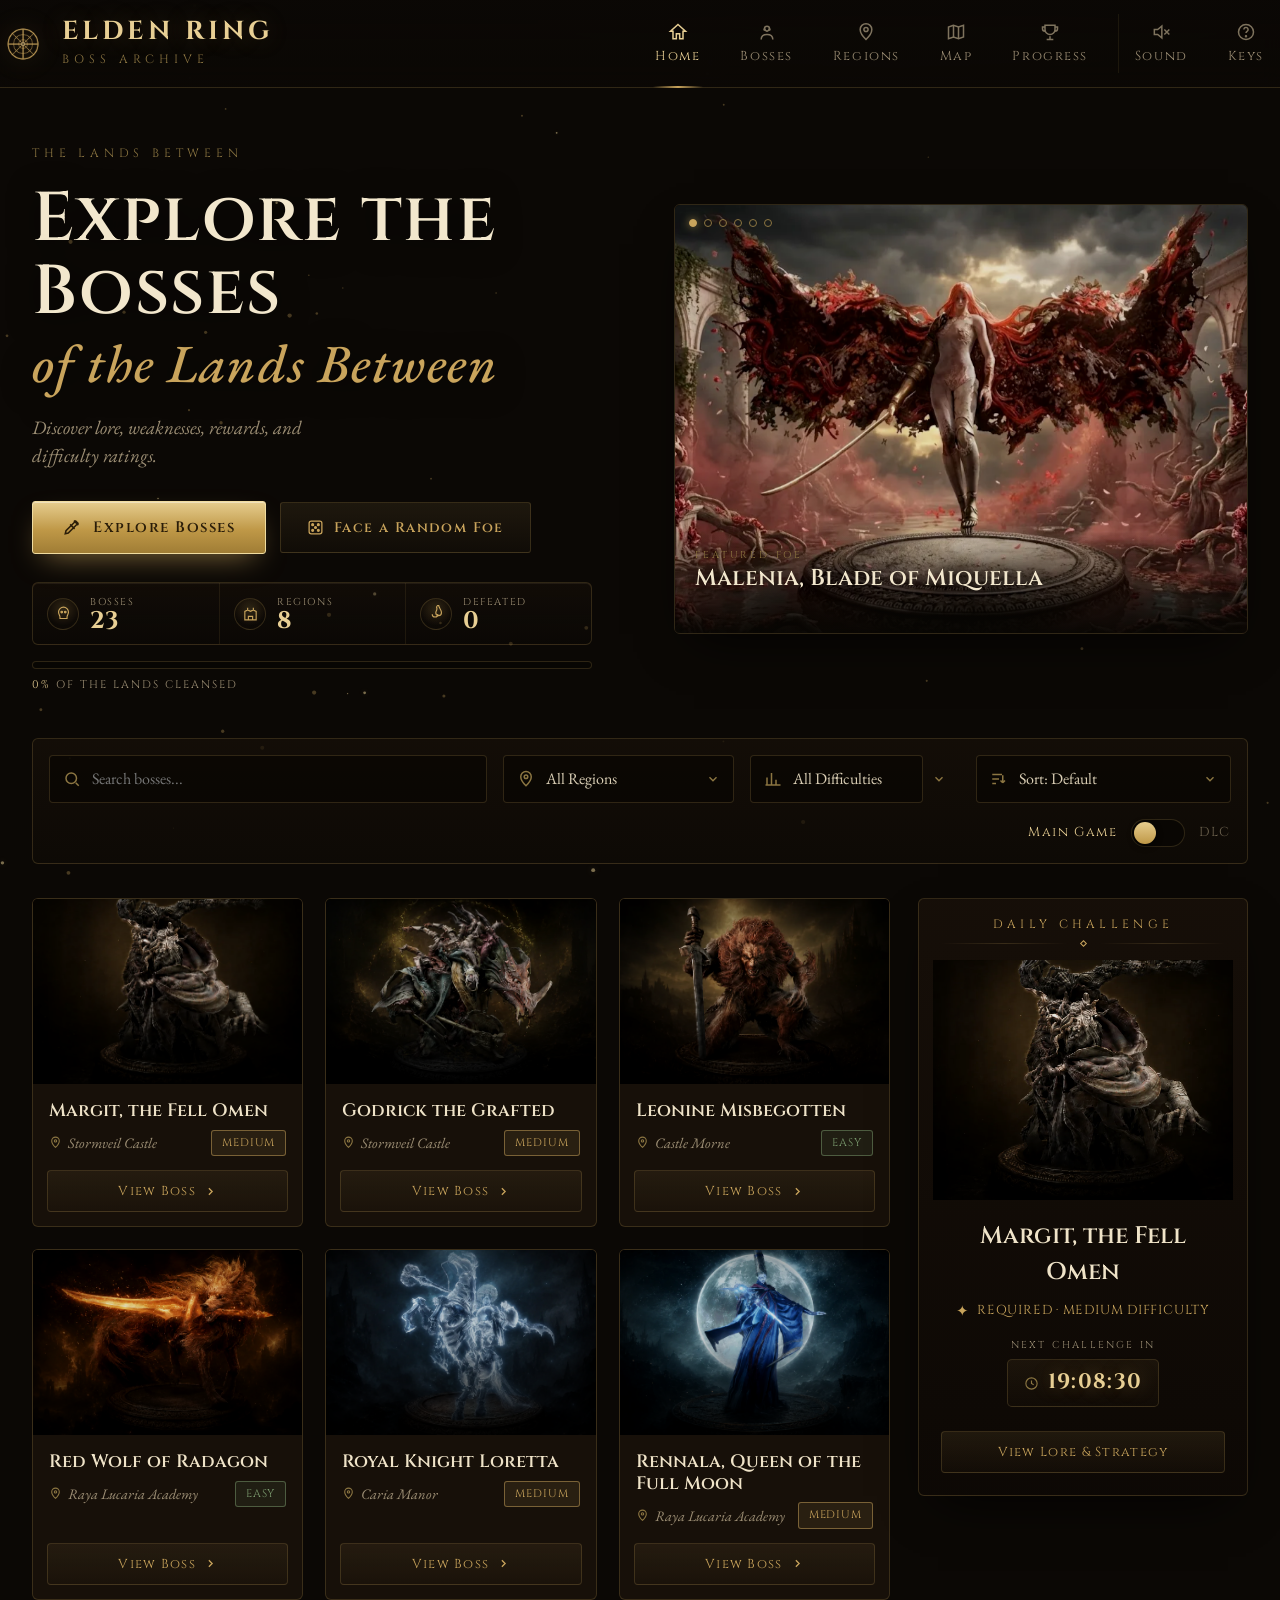
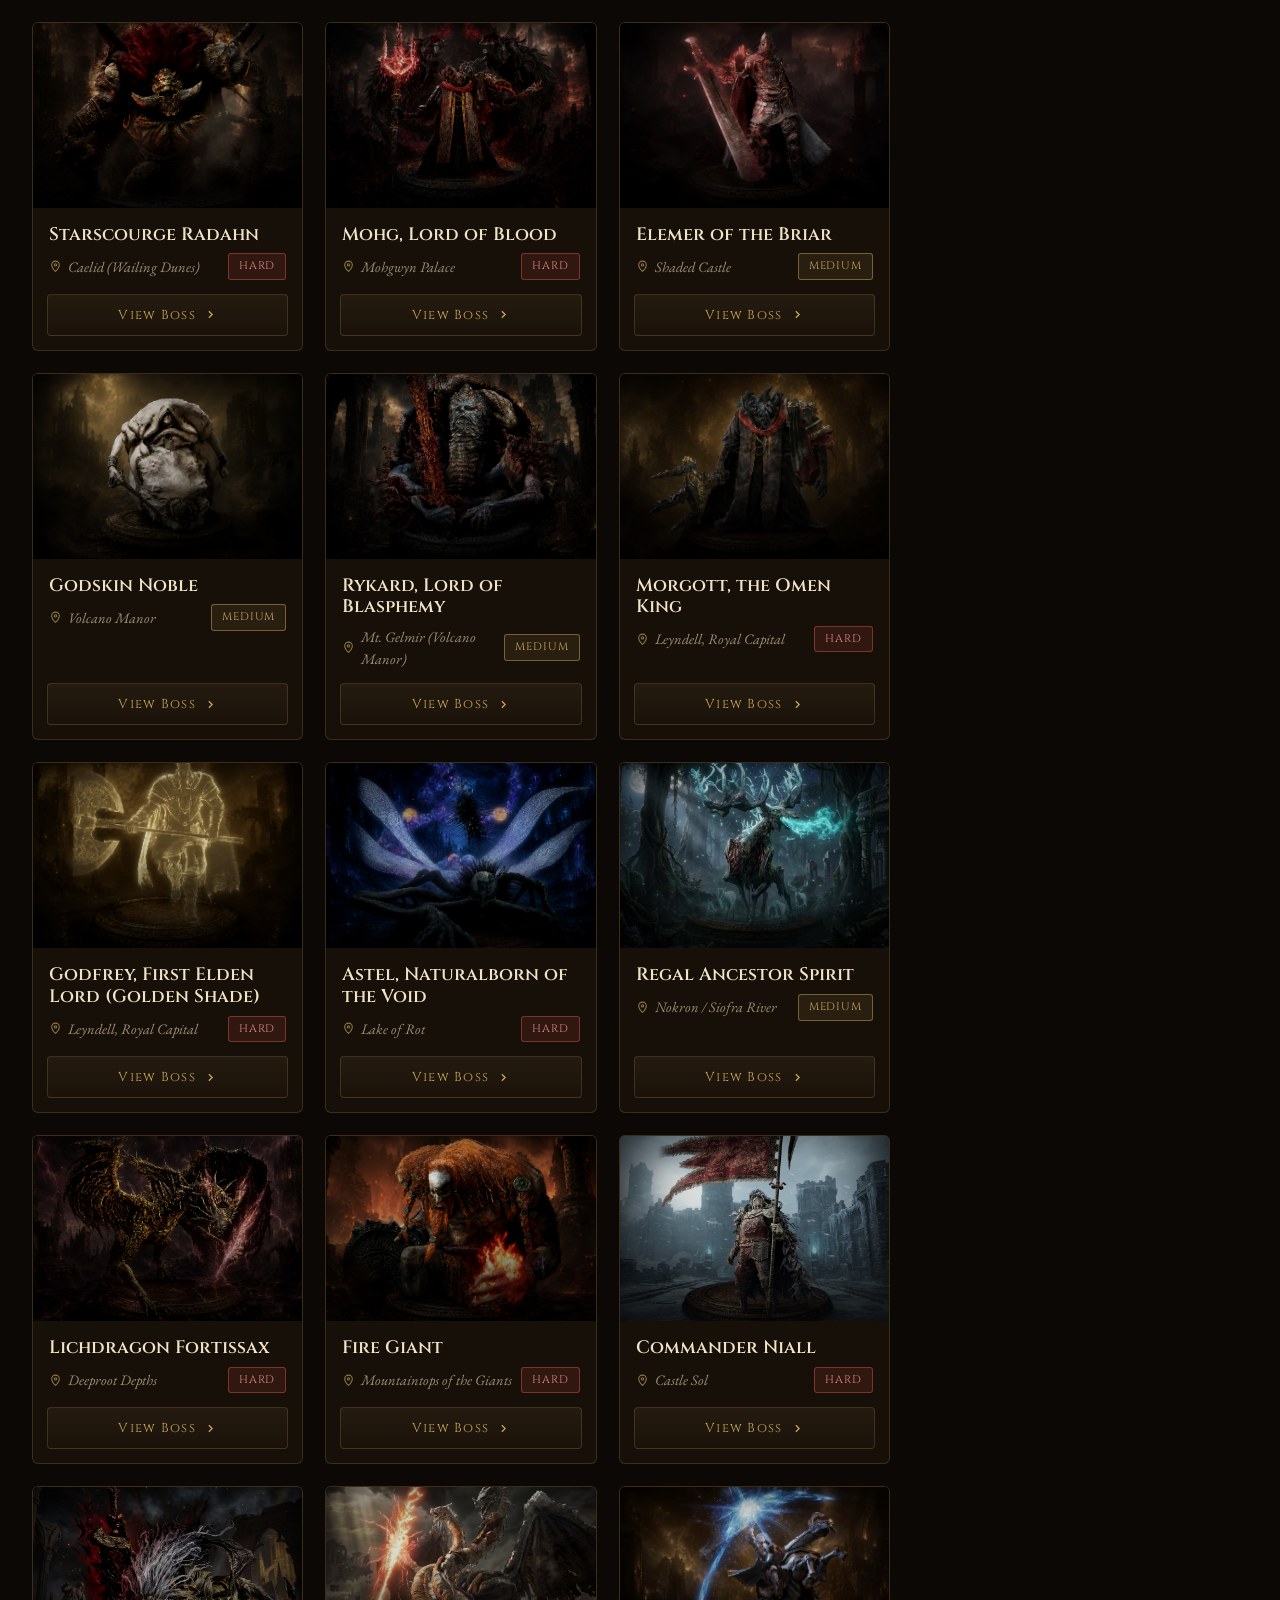
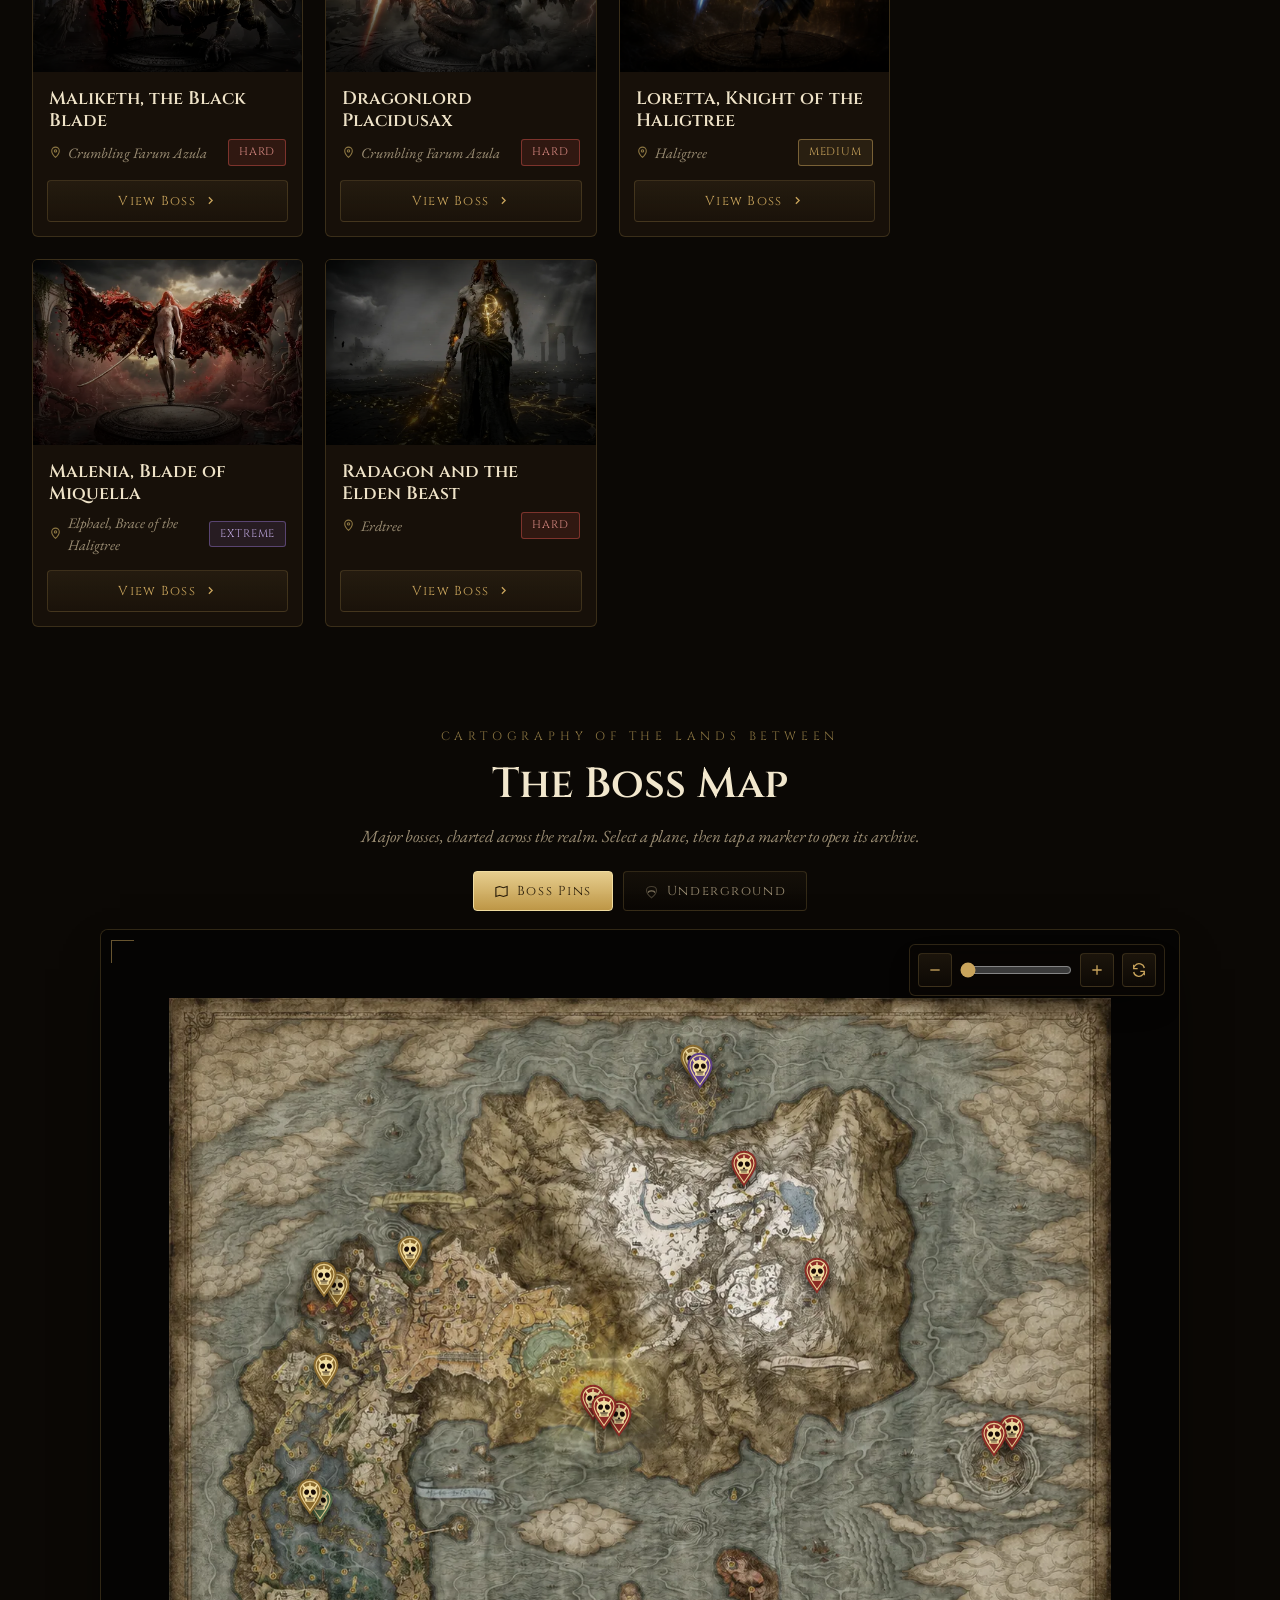
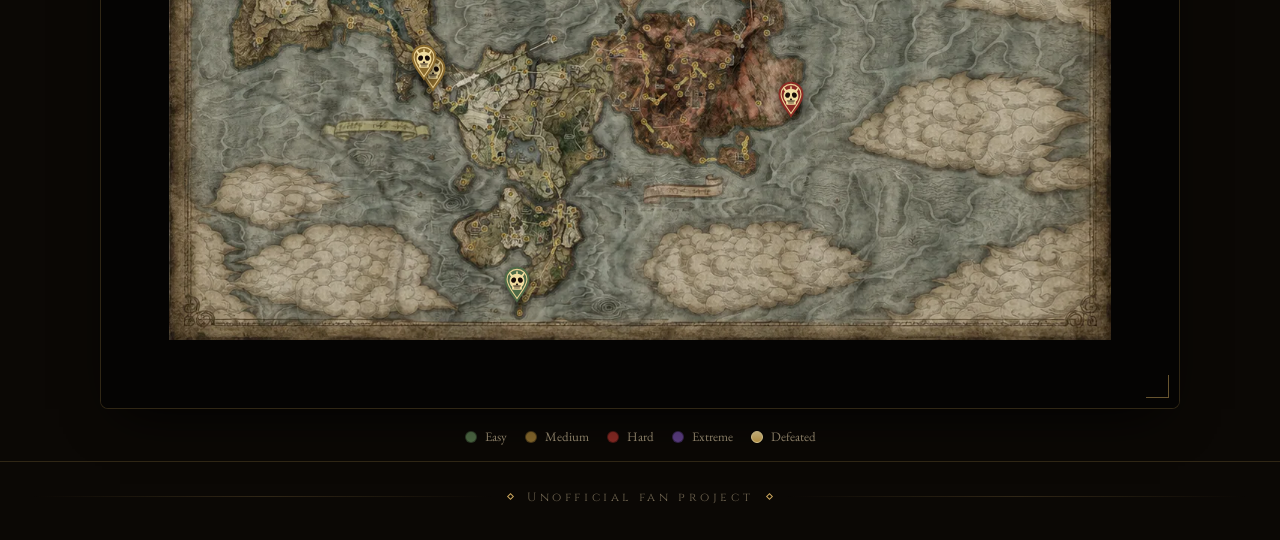
<file: index.html>
<!DOCTYPE html>
<html lang="en">
<head>
<link rel="icon" type="image/png" href="assets/site-logo.png">
<link rel="shortcut icon" type="image/png" href="assets/site-logo.png">
<link rel="apple-touch-icon" href="assets/site-logo.png">
<meta charset="UTF-8">
<meta name="viewport" content="width=device-width, initial-scale=1.0">
<title>Elden Ring — Boss Archive</title>
<meta name="description" content="An interactive, unofficial fan archive of the bosses of the Lands Between — lore, weaknesses, rewards, difficulty ratings, an interactive map, a daily challenge, and progress tracking.">
<meta name="theme-color" content="#0b0805">
<!-- Open Graph / social preview. Replace USERNAME/REPO with your GitHub Pages address. -->
<meta property="og:type" content="website">
<meta property="og:title" content="Elden Ring — Boss Archive">
<meta property="og:description" content="Explore the bosses of the Lands Between: lore, weaknesses, rewards, an interactive map, and a daily challenge. (Unofficial fan project.)">
<meta property="og:image" content="https://dulattastanbay-dev.github.io/elden-ring-boss-archive/assets/og-image.jpg">
<meta property="og:url" content="https://dulattastanbay-dev.github.io/elden-ring-boss-archive/">
<meta name="twitter:card" content="summary_large_image">
<meta name="twitter:title" content="Elden Ring — Boss Archive">
<meta name="twitter:description" content="Explore the bosses of the Lands Between: lore, weaknesses, rewards, an interactive map, and a daily challenge. (Unofficial fan project.)">
<meta name="twitter:image" content="https://dulattastanbay-dev.github.io/elden-ring-boss-archive/assets/og-image.jpg">
<link rel="preconnect" href="https://fonts.googleapis.com">
<link rel="preconnect" href="https://fonts.gstatic.com" crossorigin>
<link href="https://fonts.googleapis.com/css2?family=Cinzel:wght@400;500;600;700&family=EB+Garamond:ital,wght@0,400;0,500;0,600;1,400&display=swap" rel="stylesheet">
<link rel="stylesheet" href="styles.css">
<link rel="stylesheet" href="enhance.css">
</head>
<body>
<svg width="0" height="0" style="position:absolute"><filter id="grain"><feTurbulence type="fractalNoise" baseFrequency="0.9" numOctaves="2" stitchTiles="stitch"/><feColorMatrix type="saturate" values="0"/></filter></svg>

<header>
  <div class="wrap nav">
    <div class="brand">
      <img class="crest" src="assets/site-logo.png" alt="Elden Ring Boss Archive logo">
      <div>
        <h1>ELDEN RING</h1>
        <div class="sub">BOSS ARCHIVE</div>
      </div>
    </div>
    <nav class="menu" id="menu">
      <button data-go="top" class="active"><svg viewBox="0 0 24 24" fill="none" stroke="currentColor" stroke-width="1.8"><path d="M12 3l9 8h-3v9h-4v-6h-4v6H6v-9H3z"/></svg><span>Home</span></button>
      <button data-go="grid"><svg viewBox="0 0 24 24" fill="none" stroke="currentColor" stroke-width="1.8"><path d="M9 8a3 3 0 116 0c0 2-3 3-3 3s-3-1-3-3z"/><path d="M5 21c0-4 3-6 7-6s7 2 7 6"/><circle cx="9" cy="9" r=".6" fill="currentColor"/><circle cx="15" cy="9" r=".6" fill="currentColor"/></svg><span>Bosses</span></button>
      <button data-go="regions"><svg viewBox="0 0 24 24" fill="none" stroke="currentColor" stroke-width="1.8"><path d="M12 21s-7-6.7-7-12a7 7 0 0114 0c0 5.3-7 12-7 12z"/><circle cx="12" cy="9" r="2.5"/></svg><span>Regions</span></button>
      <button data-go="map"><svg viewBox="0 0 24 24" fill="none" stroke="currentColor" stroke-width="1.8"><path d="M9 4L3 6v14l6-2 6 2 6-2V4l-6 2-6-2z"/><path d="M9 4v14M15 6v14"/></svg><span>Map</span></button>
      <button data-go="progress"><svg viewBox="0 0 24 24" fill="none" stroke="currentColor" stroke-width="1.8"><path d="M8 21h8M12 17v4M6 4h12v5a6 6 0 01-12 0zM6 6H3v2a3 3 0 003 3M18 6h3v2a3 3 0 01-3 3"/></svg><span>Progress</span><span class="badge" id="navBadge">0</span></button>
    </nav>
  </div>
</header>

<section class="hero" id="top">
  <div class="wrap">
    <div class="hero-grid">
      <div class="hero-copy">
        <div class="eyebrow">THE LANDS BETWEEN</div>
        <h2>Explore the Bosses<span class="accent">of the Lands Between</span></h2>
        <p class="lede">Discover lore, weaknesses, rewards, and difficulty ratings.</p>
        <div class="hero-cta">
          <button class="btn-primary" data-go="grid">
            <svg viewBox="0 0 24 24" fill="none" stroke="currentColor" stroke-width="2"><path d="M14.5 3.5l6 6M9.5 8.5l6 6M3 21l4-1 13-13-3-3L4 17z"/></svg>
            Explore Bosses
          </button>
          <button class="btn-secondary" id="randomBoss" type="button" aria-label="Open a random boss">
            <svg viewBox="0 0 24 24" fill="none" stroke="currentColor" stroke-width="1.8"><rect x="3" y="3" width="18" height="18" rx="3"/><circle cx="8" cy="8" r="1.3" fill="currentColor"/><circle cx="16" cy="8" r="1.3" fill="currentColor"/><circle cx="12" cy="12" r="1.3" fill="currentColor"/><circle cx="8" cy="16" r="1.3" fill="currentColor"/><circle cx="16" cy="16" r="1.3" fill="currentColor"/></svg>
            Face a Random Foe
          </button>
        </div>
        <aside class="stats" id="progress" aria-label="Archive progress">
          <div class="stat">
            <div class="ic"><svg viewBox="0 0 24 24" fill="none" stroke="currentColor" stroke-width="1.6"><path d="M12 3a7 7 0 00-7 7c0 3 2 5 2 7v2h10v-2c0-2 2-4 2-7a7 7 0 00-7-7z"/><circle cx="9.5" cy="10" r="1.2" fill="currentColor"/><circle cx="14.5" cy="10" r="1.2" fill="currentColor"/></svg></div>
            <div><div class="lbl">Bosses</div><div class="num" id="sBosses">23</div></div>
          </div>
          <div class="stat">
            <div class="ic"><svg viewBox="0 0 24 24" fill="none" stroke="currentColor" stroke-width="1.6"><path d="M4 21V9l4-2 4 2 4-2 4 2v12zM8 7V4M16 7V4M9 21v-5h6v5"/></svg></div>
            <div><div class="lbl">Regions</div><div class="num" id="sRegions">8</div></div>
          </div>
          <div class="stat">
            <div class="ic"><svg viewBox="0 0 24 24" fill="none" stroke="currentColor" stroke-width="1.6"><path d="M12 3c2 4-1 5-1 8a4 4 0 008 0c0-5-4-7-4-11-3 1-3 4-3 4M6 13a4 4 0 008 0"/></svg></div>
            <div><div class="lbl">Defeated</div><div class="num" id="sDefeated">0</div></div>
          </div>
        </aside>
        <div class="clear-meter" id="clearMeter" aria-label="Archive completion">
          <div class="cm-bar"><span class="cm-fill" id="cmFill"></span></div>
          <div class="cm-label"><span id="cmPct">0%</span> of the Lands cleansed</div>
        </div>
      </div>
      <div class="hero-art">
        <div class="scene"></div>
        <svg class="silhouette" viewBox="0 0 200 200" fill="currentColor"><path d="M100 18c-9 0-14 7-14 16 0 6 3 11 3 16-8 4-22 7-30 18-5 7-3 16 4 12 6-4 12-9 18-10-6 9-14 16-18 28-3 10 4 14 9 6 6-10 12-19 20-25-3 12-9 22-9 35 0 8 6 10 9 3 4-11 6-23 8-35 2 12 4 24 8 35 3 7 9 5 9-3 0-13-6-23-9-35 8 6 14 15 20 25 5 8 12 4 9-6-4-12-12-19-18-28 6 1 12 6 18 10 7 4 9-5 4-12-8-11-22-14-30-18 0-5 3-10 3-16 0-9-5-16-14-16z"/></svg>
        <div class="grain" style="background:url(#grain)"></div>
        <div class="vig"></div>
      </div>
    </div>
  </div>
</section>

<div class="wrap">
  <div class="controls" id="regions">
    <div class="field search">
      <svg class="lead" viewBox="0 0 24 24" fill="none" stroke="currentColor" stroke-width="2"><circle cx="11" cy="11" r="7"/><path d="M21 21l-4-4"/></svg>
      <input id="q" type="text" placeholder="Search bosses..." autocomplete="off">
    </div>
    <div class="field sel">
      <svg class="lead" viewBox="0 0 24 24" fill="none" stroke="currentColor" stroke-width="2"><path d="M12 21s-7-6.7-7-12a7 7 0 0114 0c0 5.3-7 12-7 12z"/><circle cx="12" cy="9" r="2.4"/></svg>
      <select id="fRegion"><option value="">All Regions</option></select>
      <svg class="chev" viewBox="0 0 24 24" fill="none" stroke="currentColor" stroke-width="2.4"><path d="M6 9l6 6 6-6"/></svg>
    </div>
    <div class="field sel">
      <svg class="lead" viewBox="0 0 24 24" fill="none" stroke="currentColor" stroke-width="2"><path d="M4 20V10M10 20V4M16 20v-7M22 20H2"/></svg>
      <select id="fDiff">
        <option value="">All Difficulties</option>
        <option value="Easy">Easy</option>
        <option value="Medium">Medium</option>
        <option value="Hard">Hard</option>
        <option value="Extreme">Extreme</option>
      </select>
      <svg class="chev" viewBox="0 0 24 24" fill="none" stroke="currentColor" stroke-width="2.4"><path d="M6 9l6 6 6-6"/></svg>
    </div>
    <div class="field sel">
      <svg class="lead" viewBox="0 0 24 24" fill="none" stroke="currentColor" stroke-width="2"><path d="M3 6h13M3 12h9M3 18h5M17 7v10M17 17l3-3M17 17l-3-3"/></svg>
      <select id="fSort" aria-label="Sort bosses">
        <option value="">Sort: Default</option>
        <option value="name">Name (A–Z)</option>
        <option value="diff-asc">Difficulty (Easy → Extreme)</option>
        <option value="diff-desc">Difficulty (Extreme → Easy)</option>
        <option value="region">Region</option>
      </select>
      <svg class="chev" viewBox="0 0 24 24" fill="none" stroke="currentColor" stroke-width="2.4"><path d="M6 9l6 6 6-6"/></svg>
    </div>
    <div class="toggle">
      <span class="tlabel on" id="lblMain">Main Game</span>
      <button class="switch" id="switch" data-on="main" aria-label="Toggle Main Game and DLC"><span class="knob"></span></button>
      <span class="tlabel off" id="lblDlc">DLC</span>
    </div>
  </div>

  <div class="content">
    <div class="grid" id="grid"></div>
    <aside class="botd" id="botd"></aside>
  </div>
</div>


<section class="map-section" id="map">
  <div class="wrap">
    <div class="map-head">
      <div class="kicker">CARTOGRAPHY OF THE LANDS BETWEEN</div>
      <h2>The Boss Map</h2>
      <p>Major bosses, charted across the realm. Select a plane, then tap a marker to open its archive.</p>
    </div>
    <div class="map-tabs">
      <button class="map-tab active" data-plane="surface"><svg viewBox="0 0 24 24" fill="none" stroke="currentColor" stroke-width="1.8"><path d="M9 4L3 6v14l6-2 6 2 6-2V4l-6 2-6-2z"/></svg>Boss Pins</button>
      <button class="map-tab" data-plane="under"><svg viewBox="0 0 24 24" fill="none" stroke="currentColor" stroke-width="1.8"><path d="M4 10c0-4 4-6 8-6s8 2 8 6c0 6-8 12-8 12S4 16 4 10z" opacity=".5"/><path d="M7 14c0-2 2-3 5-3s5 1 5 3"/></svg>Underground</button>
      <button class="map-tab" data-plane="shadow" style="display:none"><svg viewBox="0 0 24 24" fill="none" stroke="currentColor" stroke-width="1.8"><path d="M12 3a9 9 0 109 9c0-.5 0-1-.1-1.5A7 7 0 0112 4.6 7 7 0 0112 3z"/></svg>Land of Shadow</button>
    </div>
    <div class="map-frame">
      <div class="map-tools" aria-label="Map zoom controls">
        <button id="zoomOut" type="button" aria-label="Zoom out" title="Zoom out">
          <svg viewBox="0 0 24 24" fill="none" stroke="currentColor" stroke-width="2"><path d="M5 12h14"/></svg>
        </button>
        <input id="mapZoom" type="range" min="1" max="3.4" step="0.1" value="1" aria-label="Map zoom">
        <button id="zoomIn" type="button" aria-label="Zoom in" title="Zoom in">
          <svg viewBox="0 0 24 24" fill="none" stroke="currentColor" stroke-width="2"><path d="M12 5v14M5 12h14"/></svg>
        </button>
        <button id="mapReset" type="button" aria-label="Reset map view" title="Reset map view">
          <svg viewBox="0 0 24 24" fill="none" stroke="currentColor" stroke-width="1.9"><path d="M4 4v6h6"/><path d="M20 20v-6h-6"/><path d="M20 9A8 8 0 006 5.5L4 8"/><path d="M4 15a8 8 0 0014 3.5l2-2.5"/></svg>
        </button>
      </div>
      <div class="map-canvas" id="mapCanvas">
        <div class="map-plane show" id="plane-surface"><svg class="terrain" viewBox="0 0 1000 1000" preserveAspectRatio="xMidYMid slice" xmlns="http://www.w3.org/2000/svg">
  <defs>
    <radialGradient id="sea" cx="50%" cy="42%" r="75%">
      <stop offset="0%" stop-color="#0e1a22"/><stop offset="60%" stop-color="#0a1218"/><stop offset="100%" stop-color="#05080b"/>
    </radialGradient>
    <radialGradient id="erdtree" cx="50%" cy="44%" r="22%">
      <stop offset="0%" stop-color="rgba(232,207,148,.55)"/><stop offset="55%" stop-color="rgba(201,164,92,.18)"/><stop offset="100%" stop-color="transparent"/>
    </radialGradient>
    <linearGradient id="land" x1="0" y1="0" x2="0" y2="1">
      <stop offset="0%" stop-color="#2b2415"/><stop offset="100%" stop-color="#171206"/>
    </linearGradient>
  </defs>
  <rect width="1000" height="1000" fill="url(#sea)"/>
  <g opacity="0.5" stroke="rgba(201,164,92,.10)" stroke-width="1">
    <path d="M0 250H1000M0 500H1000M0 750H1000M250 0V1000M500 0V1000M750 0V1000"/>
  </g>
  <path d="M250 880C150 820 120 700 180 600 130 520 160 420 250 380 230 280 300 170 420 150 470 60 620 70 660 160 780 150 880 240 860 360 940 420 940 540 850 600 880 720 800 820 680 840 600 940 360 950 250 880Z"
        fill="url(#land)" stroke="rgba(201,164,92,.30)" stroke-width="2"/>
  <ellipse cx="430" cy="440" rx="240" ry="200" fill="url(#erdtree)"/>
  <!-- Liurnia lakes (west) -->
  <g fill="rgba(95,130,190,.18)" stroke="rgba(127,160,214,.30)" stroke-width="1.5">
    <ellipse cx="190" cy="560" rx="70" ry="120"/><ellipse cx="230" cy="470" rx="46" ry="70"/>
  </g>
  <!-- Caelid scarlet (east) -->
  <ellipse cx="790" cy="680" rx="120" ry="100" fill="rgba(180,70,60,.16)"/>
  <!-- Mountaintops snow (NE) -->
  <g fill="rgba(170,195,216,.14)" stroke="rgba(170,195,216,.22)" stroke-width="1.4">
    <path d="M640 250l30-70 26 50 30-44 24 60-34 26-44-6z"/>
    <path d="M700 150l24-44 22 40 26-30 16 44-40 18z"/>
  </g>
  <!-- Farum Azula shard (far E) -->
  <path d="M880 470l40-60 30 40-18 56-44 6z" fill="rgba(120,100,150,.18)" stroke="rgba(179,160,208,.30)" stroke-width="1.4"/>
  <!-- compass -->
  <g transform="translate(110 880)" stroke="rgba(201,164,92,.5)" stroke-width="1.4" fill="none">
    <circle r="34"/><path d="M0 -46V-34M0 34V46M-46 0H-34M34 0H46"/>
    <path d="M0 -30L8 0 0 30 -8 0Z" fill="rgba(201,164,92,.35)" stroke="none"/>
  </g>
</svg><div class="markers"></div></div>
        <div class="map-plane" id="plane-under"><svg class="terrain" viewBox="0 0 1000 1000" preserveAspectRatio="xMidYMid slice" xmlns="http://www.w3.org/2000/svg">
  <defs>
    <radialGradient id="cavA" cx="50%" cy="50%" r="60%"><stop offset="0%" stop-color="rgba(95,95,180,.30)"/><stop offset="100%" stop-color="transparent"/></radialGradient>
    <radialGradient id="cavB" cx="50%" cy="50%" r="60%"><stop offset="0%" stop-color="rgba(120,150,120,.22)"/><stop offset="100%" stop-color="transparent"/></radialGradient>
    <radialGradient id="cavC" cx="50%" cy="50%" r="60%"><stop offset="0%" stop-color="rgba(180,70,60,.22)"/><stop offset="100%" stop-color="transparent"/></radialGradient>
  </defs>
  <rect width="1000" height="1000" fill="#060507"/>
  <!-- Ainsel / Lake of Rot (left) -->
  <path d="M150 360c80-40 200-30 250 40 40 70 20 200-60 250-120 70-260 10-280-110-15-90 30-150 90-180Z"
        fill="#0e0c10" stroke="rgba(159,160,224,.22)" stroke-width="2"/>
  <ellipse cx="270" cy="520" rx="150" ry="150" fill="url(#cavA)"/>
  <ellipse cx="300" cy="760" rx="80" ry="60" fill="url(#cavC)" opacity="0.8"/>
  <!-- Deeproot Depths (top) -->
  <path d="M520 120c120-30 230 30 240 130 8 90-60 170-170 180-130 12-230-60-220-170 6-80 70-140 150-170Z"
        fill="#0d0c0e" stroke="rgba(120,150,120,.22)" stroke-width="2"/>
  <ellipse cx="600" cy="290" rx="140" ry="130" fill="url(#cavB)"/>
  <!-- Siofra / Nokron (right) -->
  <path d="M640 600c90-50 220-30 270 60 40 80 10 200-90 240-120 50-250-10-270-130-12-80 30-140 90-170Z"
        fill="#0e0c10" stroke="rgba(159,160,224,.22)" stroke-width="2"/>
  <ellipse cx="760" cy="720" rx="150" ry="140" fill="url(#cavA)"/>
  <g opacity="0.6" stroke="rgba(159,160,224,.10)" stroke-width="1"><path d="M0 500H1000M500 0V1000"/></g>
</svg><div class="markers"></div></div>
        <div class="map-plane" id="plane-shadow"><svg class="terrain" viewBox="0 0 1000 1000" preserveAspectRatio="xMidYMid slice" xmlns="http://www.w3.org/2000/svg">
  <defs>
    <radialGradient id="ssky" cx="50%" cy="35%" r="80%"><stop offset="0%" stop-color="#15110a"/><stop offset="100%" stop-color="#060503"/></radialGradient>
    <radialGradient id="sglow" cx="50%" cy="30%" r="30%"><stop offset="0%" stop-color="rgba(190,150,90,.4)"/><stop offset="100%" stop-color="transparent"/></radialGradient>
    <linearGradient id="sland" x1="0" y1="0" x2="0" y2="1"><stop offset="0%" stop-color="#241d12"/><stop offset="100%" stop-color="#120d07"/></linearGradient>
  </defs>
  <rect width="1000" height="1000" fill="url(#ssky)"/>
  <g opacity="0.45" stroke="rgba(201,164,92,.10)" stroke-width="1"><path d="M0 333H1000M0 666H1000M333 0V1000M666 0V1000"/></g>
  <path d="M300 900C200 850 180 740 240 660 190 580 220 480 320 440 300 340 380 230 500 210 560 130 700 160 720 260 830 280 880 380 840 470 910 540 880 660 780 700 800 820 640 920 500 930 420 950 360 930 300 900Z"
        fill="url(#sland)" stroke="rgba(190,150,90,.28)" stroke-width="2"/>
  <ellipse cx="510" cy="300" rx="200" ry="160" fill="url(#sglow)"/>
  <!-- Shadow Keep silhouette (center) -->
  <g fill="rgba(0,0,0,.55)" stroke="rgba(190,150,90,.30)" stroke-width="1.5">
    <rect x="470" y="250" width="80" height="120"/><rect x="450" y="300" width="120" height="70"/>
    <path d="M470 250l40-34 40 34z"/>
  </g>
  <!-- Abyssal woods (deep south) -->
  <g fill="rgba(60,80,60,.22)" stroke="rgba(110,140,110,.18)" stroke-width="1.2">
    <ellipse cx="300" cy="880" rx="120" ry="70"/>
  </g>
  <!-- Jagged Peak (SE) -->
  <g fill="rgba(120,130,160,.18)" stroke="rgba(166,179,207,.26)" stroke-width="1.4">
    <path d="M740 760l44-90 34 70 30-50 26 80-60 30-58-10z"/>
  </g>
  <g transform="translate(110 880)" stroke="rgba(190,150,90,.5)" stroke-width="1.4" fill="none">
    <circle r="32"/><path d="M0 -44V-32M0 32V44M-44 0H-32M32 0H44"/>
    <path d="M0 -28L7 0 0 28 -7 0Z" fill="rgba(190,150,90,.35)" stroke="none"/>
  </g>
</svg><div class="markers"></div></div>
      </div>
    </div>
    <div class="map-legend">
      <span class="lg"><span class="sw" style="background:#4f6b46"></span>Easy</span>
      <span class="lg"><span class="sw" style="background:#8a6b2e"></span>Medium</span>
      <span class="lg"><span class="sw" style="background:#8c2b25"></span>Hard</span>
      <span class="lg"><span class="sw" style="background:#5e3f86"></span>Extreme</span>
      <span class="lg"><span class="sw" style="background:linear-gradient(180deg,#e6cd8e,#bf9847);border-color:#f0dca0"></span>Defeated</span>
    </div>
  </div>
</section>

<footer>
  <div class="wrap">
    <div class="flourish"><span class="dot"></span>Unofficial fan project<span class="dot"></span></div>
  </div>
</footer>

<div class="overlay" id="overlay">
  <div class="modal" role="dialog" aria-modal="true" id="modal">
    <button class="mclose" id="mclose" aria-label="Close"><svg viewBox="0 0 24 24" fill="none" stroke="currentColor" stroke-width="2"><path d="M6 6l12 12M18 6L6 18"/></svg></button>
    <div id="modalContent"></div>
  </div>
</div>

<script src="script.js" defer></script>
<script src="enhance.js" defer></script>
</body>
</html>
</file>
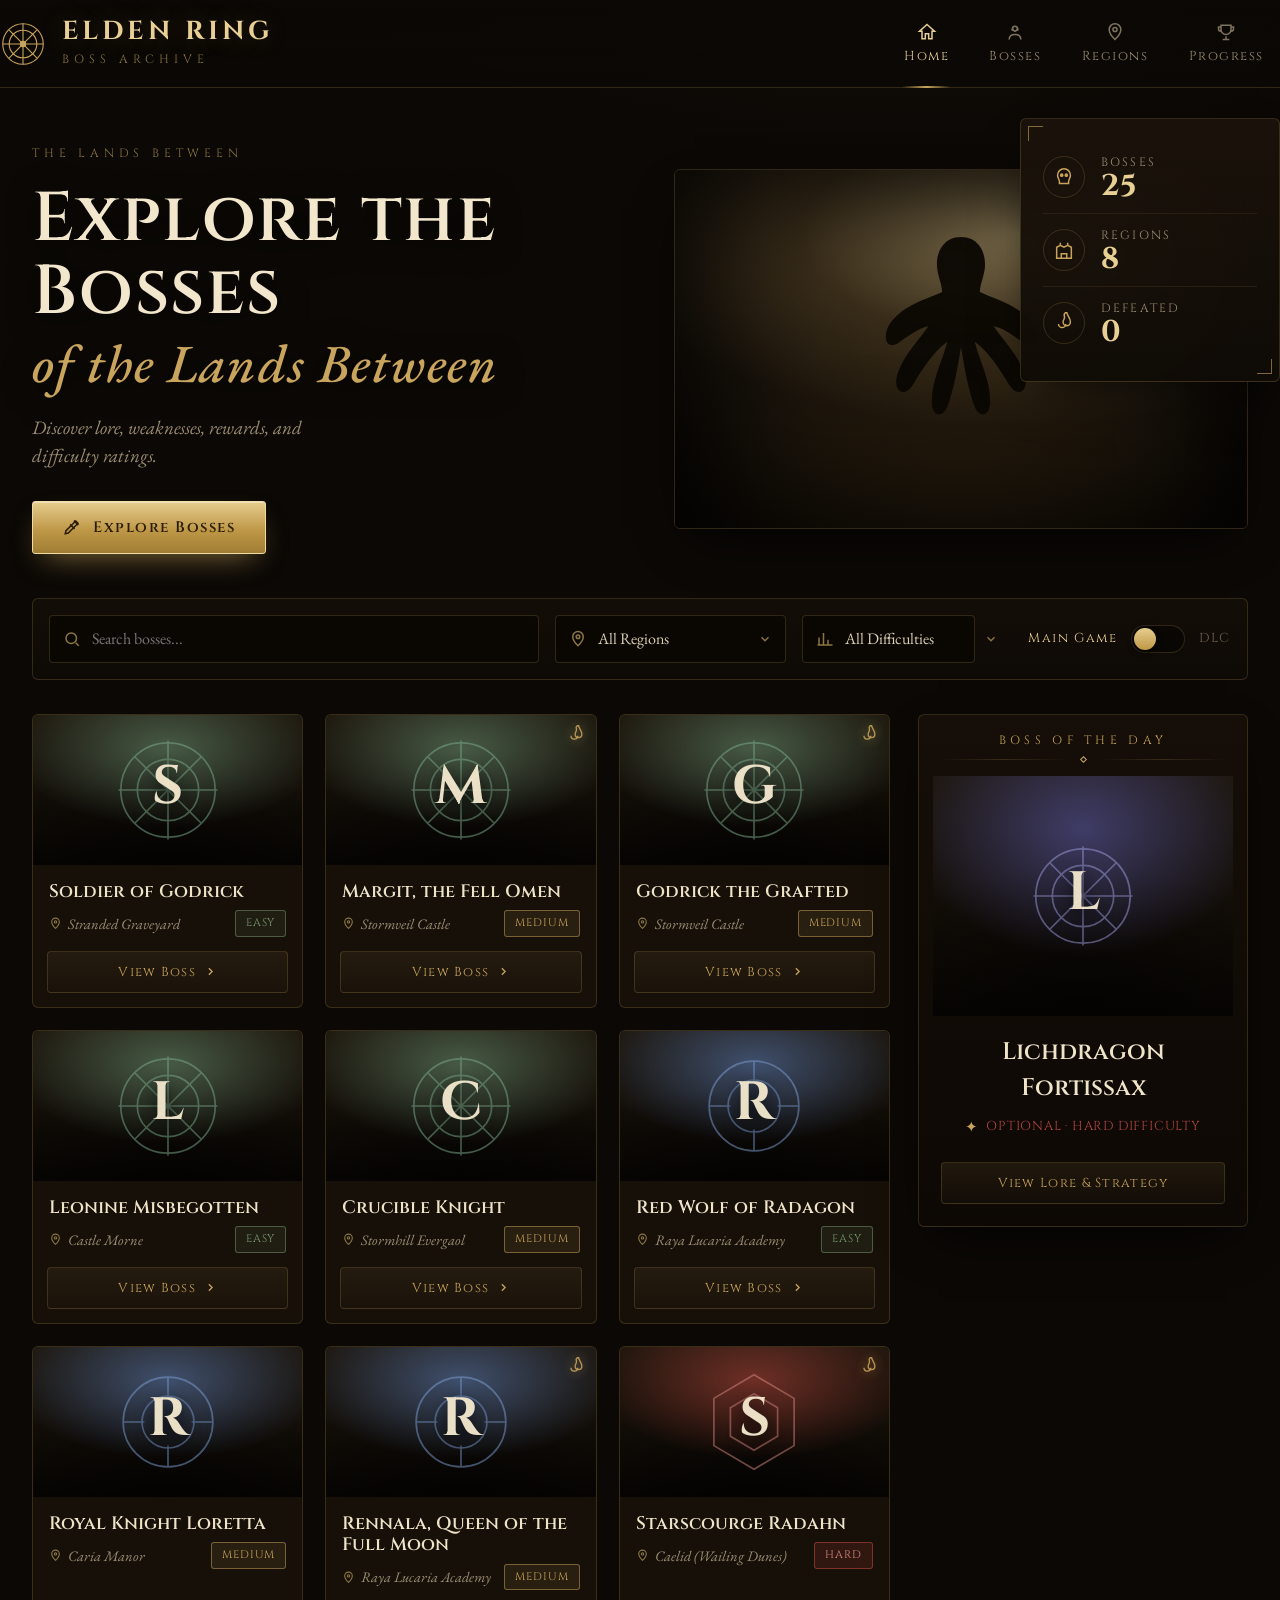
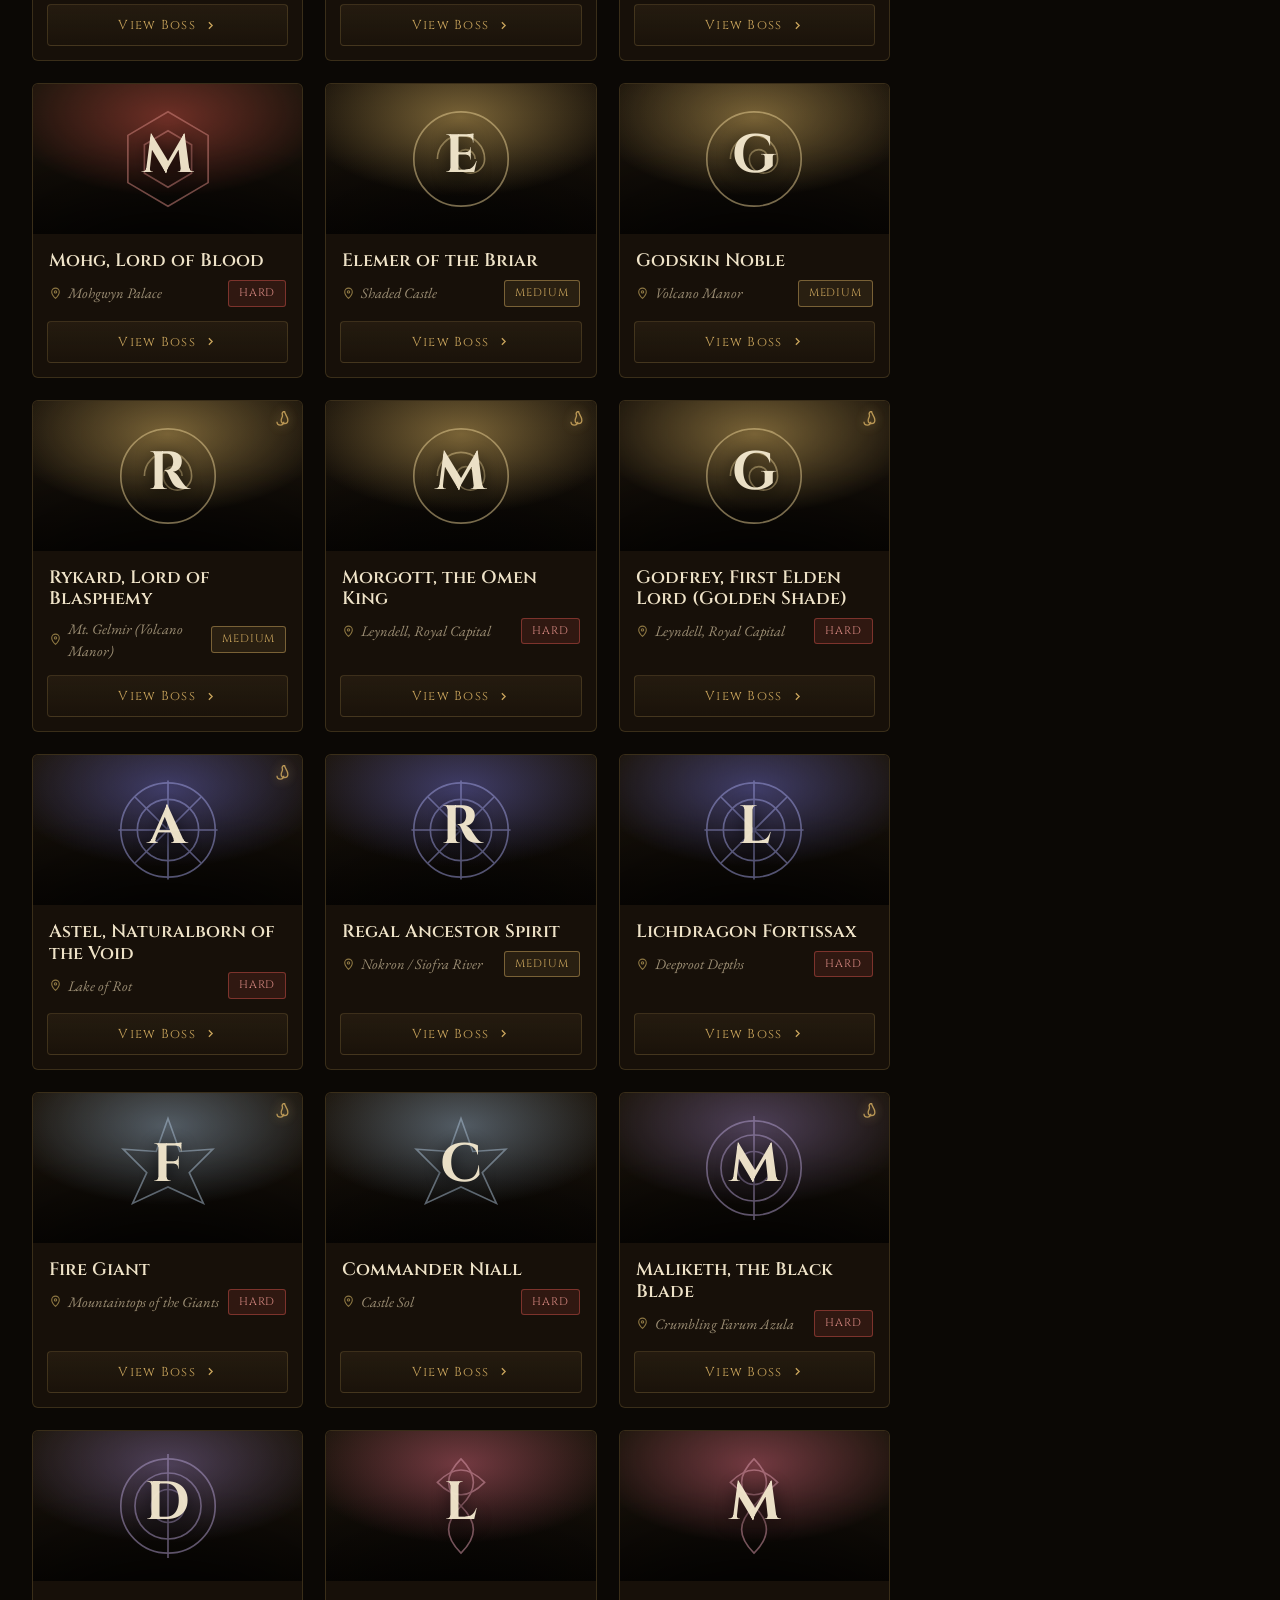
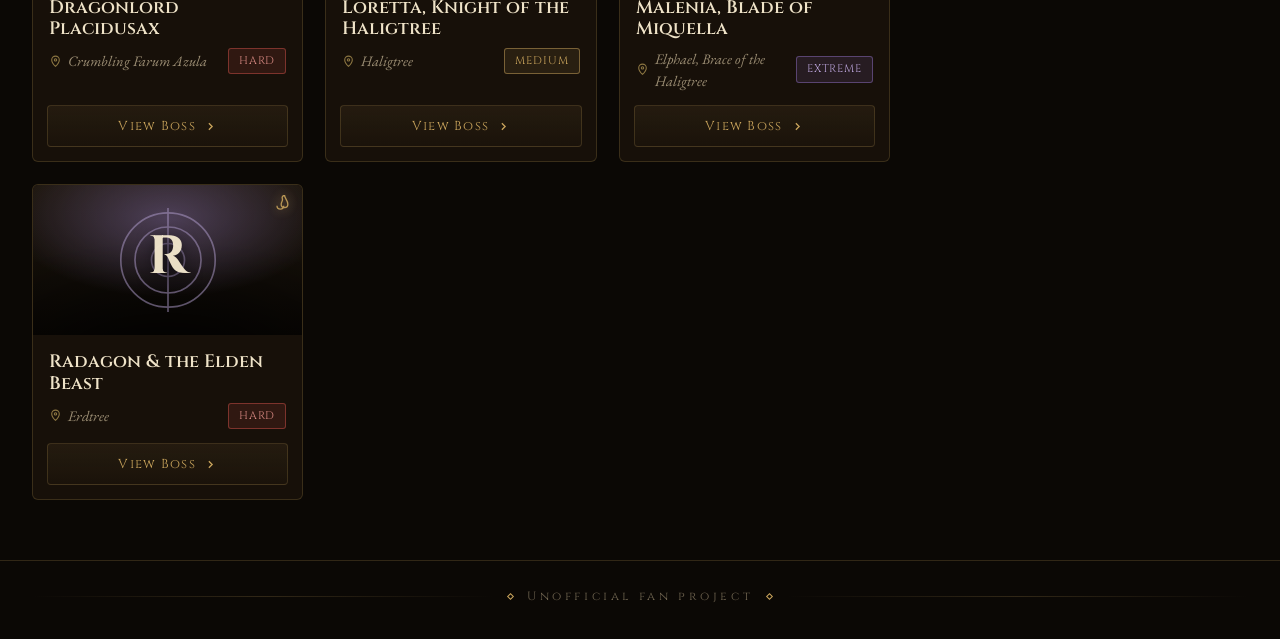
<file: elden-ring-boss-archive.html>
<!DOCTYPE html>
<html lang="en">
<head>
<meta charset="UTF-8">
<meta name="viewport" content="width=device-width, initial-scale=1.0">
<title>Elden Ring — Boss Archive</title>
<link rel="preconnect" href="https://fonts.googleapis.com">
<link rel="preconnect" href="https://fonts.gstatic.com" crossorigin>
<link href="https://fonts.googleapis.com/css2?family=Cinzel:wght@400;500;600;700&family=EB+Garamond:ital,wght@0,400;0,500;0,600;1,400&display=swap" rel="stylesheet">
<style>
  :root{
    --bg:#0b0805;
    --bg-2:#120d08;
    --bg-3:#171009;
    --panel:#1b130b;
    --line:rgba(201,164,92,.20);
    --line-soft:rgba(201,164,92,.10);
    --gold:#c9a45c;
    --gold-bright:#e8cf94;
    --gold-dim:#8c7642;
    --ink:#d9cdb4;
    --ink-dim:#9c8e74;
    --ink-faint:#6f6450;
    --easy:#7a9a6e;
    --medium:#c9a45c;
    --hard:#b1463f;
    --extreme:#7c5fa6;
    --shadow:0 20px 50px -20px rgba(0,0,0,.9);
    --serif:"EB Garamond",Georgia,serif;
    --display:"Cinzel",Georgia,serif;
  }
  *{box-sizing:border-box;margin:0;padding:0}
  html{scroll-behavior:smooth}
  body{
    background:
      radial-gradient(1200px 600px at 70% -5%, rgba(201,164,92,.06), transparent 60%),
      radial-gradient(900px 500px at 10% 110%, rgba(201,164,92,.04), transparent 60%),
      var(--bg);
    color:var(--ink);
    font-family:var(--serif);
    font-size:17px;
    line-height:1.5;
    -webkit-font-smoothing:antialiased;
    min-height:100vh;
  }
  ::selection{background:rgba(201,164,92,.3);color:#fff}
  a{color:inherit;text-decoration:none}
  button{font-family:inherit;cursor:pointer;color:inherit;background:none;border:none}
  .wrap{max-width:1480px;margin:0 auto;padding:0 32px}

  .flourish{display:flex;align-items:center;gap:14px;color:var(--gold-dim)}
  .flourish::before,.flourish::after{content:"";height:1px;flex:1;background:linear-gradient(90deg,transparent,var(--line),transparent)}
  .flourish .dot{width:5px;height:5px;border:1px solid var(--gold);transform:rotate(45deg);flex:none}

  header{position:sticky;top:0;z-index:40;backdrop-filter:blur(10px);
    background:linear-gradient(180deg, rgba(11,8,5,.96), rgba(11,8,5,.78));
    border-bottom:1px solid var(--line)}
  .nav{display:flex;align-items:center;justify-content:space-between;padding:14px 0}
  .brand{display:flex;align-items:center;gap:16px}
  .crest{width:46px;height:46px;flex:none;color:var(--gold)}
  .brand h1{font-family:var(--display);font-weight:700;letter-spacing:.16em;
    font-size:26px;line-height:1;color:var(--gold-bright);text-shadow:0 0 24px rgba(201,164,92,.25)}
  .brand .sub{font-family:var(--display);font-size:12px;letter-spacing:.42em;color:var(--gold-dim);margin-top:5px}
  nav.menu{display:flex;gap:8px}
  nav.menu button{position:relative;display:flex;flex-direction:column;align-items:center;gap:5px;
    padding:8px 16px;color:var(--ink-dim);font-family:var(--display);font-size:13px;letter-spacing:.12em;
    transition:color .25s}
  nav.menu button svg{width:20px;height:20px;opacity:.8;transition:opacity .25s}
  nav.menu button:hover,nav.menu button.active{color:var(--gold-bright)}
  nav.menu button:hover svg,nav.menu button.active svg{opacity:1}
  nav.menu button.active::after{content:"";position:absolute;bottom:-15px;left:18%;right:18%;height:2px;
    background:linear-gradient(90deg,transparent,var(--gold),transparent)}
  nav.menu .badge{position:absolute;top:0;right:6px;min-width:18px;height:18px;padding:0 4px;
    background:var(--gold);color:#1a1208;font-family:var(--serif);font-size:11px;font-weight:600;
    border-radius:9px;display:grid;place-items:center;line-height:1;opacity:0;transform:scale(.6);transition:.25s}
  nav.menu .badge.show{opacity:1;transform:scale(1)}

  .hero{position:relative;padding:56px 0 44px;overflow:hidden}
  .hero-grid{display:grid;grid-template-columns:1.05fr 1fr;gap:40px;align-items:center;position:relative;z-index:2}
  .eyebrow{font-family:var(--display);letter-spacing:.4em;font-size:12px;color:var(--gold-dim);margin-bottom:22px}
  .hero h2{font-family:var(--display);font-weight:600;line-height:1.05;letter-spacing:.02em;
    font-size:clamp(40px,5.4vw,72px);color:#f2e7cd;text-shadow:0 4px 30px rgba(0,0,0,.7)}
  .hero h2 .accent{display:block;color:var(--gold);font-style:italic;font-family:var(--serif);
    font-weight:500;font-size:clamp(30px,4.2vw,56px);margin-top:6px}
  .hero p.lede{margin:22px 0 30px;max-width:30ch;font-size:19px;color:var(--ink-dim);font-style:italic}
  .btn-primary{display:inline-flex;align-items:center;gap:12px;padding:15px 30px;
    font-family:var(--display);font-weight:600;letter-spacing:.1em;font-size:15px;color:#2a1d09;
    background:linear-gradient(180deg,#e6cd8e,#bf9847 55%,#a07d35);
    border:1px solid #f0dca0;border-radius:3px;
    box-shadow:0 12px 30px -12px rgba(201,164,92,.7),inset 0 1px 0 rgba(255,255,255,.4);
    transition:transform .2s,box-shadow .2s}
  .btn-primary:hover{transform:translateY(-2px);box-shadow:0 18px 40px -14px rgba(201,164,92,.9),inset 0 1px 0 rgba(255,255,255,.5)}
  .btn-primary svg{width:18px;height:18px}

  .hero-art{position:relative;height:360px;border:1px solid var(--line);border-radius:6px;overflow:hidden;
    box-shadow:var(--shadow)}
  .hero-art .scene{position:absolute;inset:0;
    background:
      radial-gradient(120% 90% at 60% 18%, rgba(232,207,148,.55), rgba(201,164,92,.16) 32%, transparent 60%),
      radial-gradient(80% 120% at 50% 120%, rgba(60,44,20,.8), transparent 70%),
      linear-gradient(180deg,#2a2013,#0c0905)}
  .hero-art .silhouette{position:absolute;left:50%;bottom:-6%;transform:translateX(-50%);height:96%;opacity:.92;color:#0a0703}
  .hero-art .grain{position:absolute;inset:0;opacity:.5;mix-blend-mode:overlay;pointer-events:none}
  .hero-art .vig{position:absolute;inset:0;box-shadow:inset 0 0 120px 30px rgba(0,0,0,.85)}

  .stats{position:absolute;top:30px;right:0;z-index:5;width:260px;
    background:linear-gradient(180deg,rgba(27,19,11,.96),rgba(15,11,6,.96));
    border:1px solid var(--line);border-radius:6px;padding:22px;box-shadow:var(--shadow)}
  .stats::before,.stats::after{content:"";position:absolute;width:14px;height:14px;border:1px solid var(--gold);opacity:.6}
  .stats::before{top:7px;left:7px;border-right:0;border-bottom:0}
  .stats::after{bottom:7px;right:7px;border-left:0;border-top:0}
  .stat{display:flex;align-items:center;gap:16px;padding:12px 0}
  .stat+.stat{border-top:1px solid var(--line-soft)}
  .stat .ic{width:42px;height:42px;flex:none;border:1px solid var(--line);border-radius:50%;
    display:grid;place-items:center;color:var(--gold)}
  .stat .ic svg{width:22px;height:22px}
  .stat .lbl{font-family:var(--display);letter-spacing:.18em;font-size:12px;color:var(--ink-dim);text-transform:uppercase}
  .stat .num{font-family:var(--display);font-weight:700;font-size:30px;color:var(--gold-bright);line-height:1}

  .controls{display:flex;flex-wrap:wrap;gap:16px;align-items:center;
    background:linear-gradient(180deg,rgba(23,16,9,.7),rgba(15,11,6,.7));
    border:1px solid var(--line);border-radius:6px;padding:16px}
  .field{position:relative;display:flex;align-items:center}
  .field svg.lead{position:absolute;left:14px;width:18px;height:18px;color:var(--gold-dim);pointer-events:none}
  .field input,.field select{font-family:var(--serif);font-size:16px;color:var(--ink);
    background:rgba(8,6,3,.6);border:1px solid var(--line);border-radius:4px;
    padding:12px 14px 12px 42px;height:48px;outline:none;transition:border-color .2s,box-shadow .2s}
  .field input:focus,.field select:focus{border-color:var(--gold);box-shadow:0 0 0 3px rgba(201,164,92,.12)}
  .field.search{flex:1 1 280px}
  .field.search input{width:100%}
  .field select{appearance:none;cursor:pointer;padding-right:40px}
  .field select option{background:#120d08;color:var(--ink)}
  .field .chev{position:absolute;right:14px;width:14px;height:14px;color:var(--gold-dim);pointer-events:none}
  .field.sel{flex:0 1 210px}

  .toggle{margin-left:auto;display:flex;align-items:center;gap:14px}
  .switch{position:relative;width:54px;height:28px;border-radius:14px;border:1px solid var(--line);
    background:rgba(8,6,3,.7);transition:background .25s}
  .switch .knob{position:absolute;top:2px;left:2px;width:22px;height:22px;border-radius:50%;
    background:linear-gradient(180deg,#e6cd8e,#bf9847);box-shadow:0 2px 6px rgba(0,0,0,.6);
    transition:left .25s}
  .switch[data-on="dlc"]{background:rgba(124,95,166,.25);border-color:rgba(124,95,166,.5)}
  .switch[data-on="dlc"] .knob{left:30px;background:linear-gradient(180deg,#b69fd4,#7c5fa6)}
  .toggle .tlabel{font-family:var(--display);font-size:13px;letter-spacing:.12em}
  .toggle .tlabel.on{color:var(--gold-bright)}
  .toggle .tlabel.off{color:var(--ink-faint)}

  .content{display:grid;grid-template-columns:1fr 330px;gap:28px;padding:34px 0 60px;align-items:start}
  .grid{display:grid;grid-template-columns:repeat(3,1fr);gap:22px}
  .empty{grid-column:1/-1;text-align:center;padding:70px 20px;color:var(--ink-faint);font-style:italic;font-size:19px}

  .card{background:var(--bg-3);border:1px solid var(--line);border-radius:6px;overflow:hidden;
    display:flex;flex-direction:column;transition:transform .25s,border-color .25s,box-shadow .25s;position:relative}
  .card:hover{transform:translateY(-4px);border-color:var(--gold);box-shadow:0 24px 50px -24px rgba(0,0,0,.95),0 0 30px -14px rgba(201,164,92,.4)}
  .card.done::after{content:"";position:absolute;inset:0;background:rgba(8,6,3,.4);pointer-events:none}
  .card .done-mark{position:absolute;top:10px;left:10px;z-index:3;width:30px;height:30px;border-radius:50%;
    background:linear-gradient(180deg,#e6cd8e,#bf9847);display:none;place-items:center;color:#1a1208;
    box-shadow:0 4px 12px rgba(0,0,0,.6)}
  .card.done .done-mark{display:grid}
  .card .done-mark svg{width:16px;height:16px}

  .art{position:relative;height:150px;overflow:hidden}
  .art .glow{position:absolute;inset:0;
    background:
      radial-gradient(95% 85% at 50% 22%, var(--g1), transparent 62%),
      radial-gradient(140% 120% at 50% 120%, rgba(0,0,0,.85), transparent 70%),
      linear-gradient(180deg,#1c150c,#0a0704)}
  .art .sigil{position:absolute;top:50%;left:50%;transform:translate(-50%,-50%);width:118px;height:118px;
    color:var(--g2);opacity:.5;transition:transform .5s}
  .card:hover .art .sigil{transform:translate(-50%,-50%) rotate(90deg)}
  .art .initial{position:absolute;top:50%;left:50%;transform:translate(-50%,-54%);
    font-family:var(--display);font-weight:700;font-size:54px;color:#f2e7cd;text-shadow:0 4px 18px rgba(0,0,0,.8);opacity:.96}
  .art .grain{position:absolute;inset:0;opacity:.4;mix-blend-mode:overlay;pointer-events:none}
  .art .req{position:absolute;top:10px;right:10px;z-index:2;color:var(--gold);opacity:.9}
  .art .req svg{width:20px;height:20px;filter:drop-shadow(0 0 6px rgba(201,164,92,.7))}

  .card .body{padding:16px 16px 0;flex:1}
  .card h3{font-family:var(--display);font-weight:600;font-size:18px;color:#efe3c8;line-height:1.2}
  .card .meta{display:flex;align-items:center;justify-content:space-between;gap:8px;margin-top:8px}
  .card .loc{display:flex;align-items:center;gap:6px;color:var(--ink-dim);font-size:14.5px;font-style:italic}
  .card .loc svg{width:13px;height:13px;flex:none;color:var(--gold-dim)}
  .tag{font-family:var(--display);font-size:11px;letter-spacing:.08em;text-transform:uppercase;
    padding:4px 10px;border-radius:3px;border:1px solid;white-space:nowrap;flex:none}
  .tag.easy{color:var(--easy);border-color:rgba(122,154,110,.5);background:rgba(122,154,110,.1)}
  .tag.medium{color:var(--medium);border-color:rgba(201,164,92,.5);background:rgba(201,164,92,.1)}
  .tag.hard{color:#d98a83;border-color:rgba(177,70,63,.6);background:rgba(177,70,63,.16)}
  .tag.extreme{color:#b69fd4;border-color:rgba(124,95,166,.6);background:rgba(124,95,166,.16)}
  .card .view{margin:14px;padding:11px;border:1px solid var(--line);border-radius:4px;
    font-family:var(--display);font-size:13px;letter-spacing:.1em;color:var(--gold);
    background:linear-gradient(180deg,rgba(201,164,92,.08),rgba(201,164,92,.02));
    display:flex;align-items:center;justify-content:center;gap:8px;transition:.2s}
  .card .view svg{width:13px;height:13px;transition:transform .2s}
  .card:hover .view{background:linear-gradient(180deg,rgba(201,164,92,.2),rgba(201,164,92,.06));color:var(--gold-bright)}
  .card:hover .view svg{transform:translateX(4px)}

  .botd{background:linear-gradient(180deg,rgba(23,16,9,.9),rgba(13,9,5,.9));
    border:1px solid var(--line);border-radius:6px;overflow:hidden;position:sticky;top:96px;box-shadow:var(--shadow)}
  .botd .cap{text-align:center;font-family:var(--display);letter-spacing:.36em;font-size:12px;color:var(--gold);padding:16px 0 8px}
  .botd .capline{margin:0 22px}
  .botd .art{height:240px;margin:14px}
  .botd .info{padding:4px 22px 24px;text-align:center}
  .botd .info h3{font-family:var(--display);font-weight:600;font-size:24px;color:#efe3c8}
  .botd .info .row{margin-top:10px;display:flex;align-items:center;justify-content:center;gap:8px;font-size:15px;color:var(--ink-dim)}
  .botd .info .star{color:var(--gold)}
  .botd .info .dlabel{font-family:var(--display);font-size:13px;letter-spacing:.06em;text-transform:uppercase}
  .botd .reveal{margin:0 22px 22px;padding:11px;width:calc(100% - 44px);border:1px solid var(--line);border-radius:4px;
    font-family:var(--display);font-size:13px;letter-spacing:.1em;color:var(--gold);
    background:linear-gradient(180deg,rgba(201,164,92,.1),rgba(201,164,92,.03));transition:.2s}
  .botd .reveal:hover{background:linear-gradient(180deg,rgba(201,164,92,.22),rgba(201,164,92,.07));color:var(--gold-bright)}

  footer{border-top:1px solid var(--line);padding:26px 0 34px}
  footer .flourish{font-family:var(--display);letter-spacing:.3em;font-size:12px;color:var(--ink-faint)}

  .overlay{position:fixed;inset:0;z-index:80;background:rgba(4,3,1,.82);backdrop-filter:blur(6px);
    display:none;align-items:center;justify-content:center;padding:24px}
  .overlay.open{display:flex}
  .modal{width:min(720px,100%);max-height:90vh;overflow:auto;background:linear-gradient(180deg,#1a130b,#100b06);
    border:1px solid var(--line);border-radius:8px;box-shadow:0 40px 90px -30px #000;position:relative}
  .modal .mhead{position:relative;height:200px;overflow:hidden;border-bottom:1px solid var(--line)}
  .modal .mhead .art{height:200px}
  .modal .mhead .titlebar{position:absolute;left:0;right:0;bottom:0;padding:22px 28px;
    background:linear-gradient(0deg,rgba(8,6,3,.96),transparent)}
  .modal .mhead h3{font-family:var(--display);font-weight:700;font-size:30px;color:#f2e7cd}
  .modal .mhead .sub{display:flex;flex-wrap:wrap;gap:14px;margin-top:8px;align-items:center;color:var(--ink-dim);font-style:italic}
  .modal .mhead .sub svg{width:14px;height:14px;color:var(--gold-dim);vertical-align:-2px;margin-right:5px}
  .mclose{position:absolute;top:14px;right:14px;z-index:5;width:40px;height:40px;border-radius:50%;
    border:1px solid var(--line);background:rgba(8,6,3,.7);color:var(--gold);display:grid;place-items:center;transition:.2s}
  .mclose:hover{border-color:var(--gold);background:rgba(201,164,92,.15)}
  .mclose svg{width:18px;height:18px}
  .mbody{padding:26px 28px 28px}
  .mbody .lore{font-size:18px;font-style:italic;color:var(--ink);line-height:1.6;padding-left:16px;border-left:2px solid var(--line)}
  .msect{margin-top:24px}
  .msect .h{display:flex;align-items:center;gap:10px;font-family:var(--display);letter-spacing:.16em;
    font-size:12px;text-transform:uppercase;color:var(--gold);margin-bottom:12px}
  .msect .h svg{width:16px;height:16px}
  .chips{display:flex;flex-wrap:wrap;gap:8px}
  .chip{padding:7px 13px;border:1px solid var(--line);border-radius:3px;font-size:14.5px;color:var(--ink);background:rgba(201,164,92,.05)}
  .rewards{list-style:none;display:grid;gap:8px}
  .rewards li{display:flex;gap:10px;align-items:flex-start;font-size:16px;color:var(--ink)}
  .rewards li svg{width:15px;height:15px;color:var(--gold);flex:none;margin-top:4px}
  .mfoot{margin-top:26px;display:flex;gap:12px;align-items:center;flex-wrap:wrap}
  .mark-btn{display:inline-flex;align-items:center;gap:10px;padding:13px 22px;border-radius:4px;
    font-family:var(--display);font-size:14px;letter-spacing:.08em;border:1px solid var(--gold);
    color:#2a1d09;background:linear-gradient(180deg,#e6cd8e,#bf9847);transition:.2s}
  .mark-btn.is-done{background:transparent;color:var(--gold);border-color:var(--line)}
  .mark-btn svg{width:16px;height:16px}
  .diffpill{margin-left:auto;font-family:var(--display);font-size:12px;letter-spacing:.08em;text-transform:uppercase;
    padding:8px 16px;border-radius:3px;border:1px solid}

  @media (max-width:1100px){
    .content{grid-template-columns:1fr}
    .botd{position:static;max-width:420px;margin:0 auto}
    .grid{grid-template-columns:repeat(2,1fr)}
  }
  @media (max-width:900px){
    .hero-grid{grid-template-columns:1fr}
    .hero-art{height:300px}
    .stats{position:static;width:100%;margin-top:24px;display:flex;gap:0}
    .stat{flex:1;flex-direction:column;text-align:center;gap:8px}
    .stat+.stat{border-top:0;border-left:1px solid var(--line-soft)}
    .brand .sub{letter-spacing:.3em}
    nav.menu button span{display:none}
    nav.menu button{padding:8px 10px}
  }
  @media (max-width:600px){
    .wrap{padding:0 18px}
    .grid{grid-template-columns:1fr}
    .toggle{margin-left:0;width:100%;justify-content:center}
    .field.sel{flex:1 1 100%}
    .brand h1{font-size:20px}
    .crest{width:38px;height:38px}
  }
  @media (prefers-reduced-motion:reduce){*{transition:none!important;scroll-behavior:auto!important}}
</style>
</head>
<body>

<svg width="0" height="0" style="position:absolute"><filter id="grain"><feTurbulence type="fractalNoise" baseFrequency="0.9" numOctaves="2" stitchTiles="stitch"/><feColorMatrix type="saturate" values="0"/></filter></svg>

<header>
  <div class="wrap nav">
    <div class="brand">
      <svg class="crest" viewBox="0 0 100 100" fill="none" stroke="currentColor" stroke-width="2.4">
        <circle cx="50" cy="50" r="30"/><circle cx="50" cy="50" r="44"/>
        <path d="M50 6v88M6 50h88M20 20l60 60M80 20L20 80"/>
        <circle cx="50" cy="50" r="7" fill="currentColor" stroke="none"/>
      </svg>
      <div>
        <h1>ELDEN RING</h1>
        <div class="sub">BOSS ARCHIVE</div>
      </div>
    </div>
    <nav class="menu" id="menu">
      <button data-go="top" class="active"><svg viewBox="0 0 24 24" fill="none" stroke="currentColor" stroke-width="1.8"><path d="M12 3l9 8h-3v9h-4v-6h-4v6H6v-9H3z"/></svg><span>Home</span></button>
      <button data-go="grid"><svg viewBox="0 0 24 24" fill="none" stroke="currentColor" stroke-width="1.8"><path d="M9 8a3 3 0 116 0c0 2-3 3-3 3s-3-1-3-3z"/><path d="M5 21c0-4 3-6 7-6s7 2 7 6"/><circle cx="9" cy="9" r=".6" fill="currentColor"/><circle cx="15" cy="9" r=".6" fill="currentColor"/></svg><span>Bosses</span></button>
      <button data-go="regions"><svg viewBox="0 0 24 24" fill="none" stroke="currentColor" stroke-width="1.8"><path d="M12 21s-7-6.7-7-12a7 7 0 0114 0c0 5.3-7 12-7 12z"/><circle cx="12" cy="9" r="2.5"/></svg><span>Regions</span></button>
      <button data-go="progress"><svg viewBox="0 0 24 24" fill="none" stroke="currentColor" stroke-width="1.8"><path d="M8 21h8M12 17v4M6 4h12v5a6 6 0 01-12 0zM6 6H3v2a3 3 0 003 3M18 6h3v2a3 3 0 01-3 3"/></svg><span>Progress</span><span class="badge" id="navBadge">0</span></button>
    </nav>
  </div>
</header>

<section class="hero" id="top">
  <div class="wrap">
    <div class="hero-grid">
      <div>
        <div class="eyebrow">THE LANDS BETWEEN</div>
        <h2>Explore the Bosses<span class="accent">of the Lands Between</span></h2>
        <p class="lede">Discover lore, weaknesses, rewards, and difficulty ratings.</p>
        <button class="btn-primary" onclick="document.getElementById('grid').scrollIntoView()">
          <svg viewBox="0 0 24 24" fill="none" stroke="currentColor" stroke-width="2"><path d="M14.5 3.5l6 6M9.5 8.5l6 6M3 21l4-1 13-13-3-3L4 17z"/></svg>
          Explore Bosses
        </button>
      </div>
      <div class="hero-art">
        <div class="scene"></div>
        <svg class="silhouette" viewBox="0 0 200 200" fill="currentColor"><path d="M100 18c-9 0-14 7-14 16 0 6 3 11 3 16-8 4-22 7-30 18-5 7-3 16 4 12 6-4 12-9 18-10-6 9-14 16-18 28-3 10 4 14 9 6 6-10 12-19 20-25-3 12-9 22-9 35 0 8 6 10 9 3 4-11 6-23 8-35 2 12 4 24 8 35 3 7 9 5 9-3 0-13-6-23-9-35 8 6 14 15 20 25 5 8 12 4 9-6-4-12-12-19-18-28 6 1 12 6 18 10 7 4 9-5 4-12-8-11-22-14-30-18 0-5 3-10 3-16 0-9-5-16-14-16z"/></svg>
        <div class="grain" style="background:url(#grain)"></div>
        <div class="vig"></div>
      </div>
    </div>
    <aside class="stats" id="progress">
      <div class="stat">
        <div class="ic"><svg viewBox="0 0 24 24" fill="none" stroke="currentColor" stroke-width="1.6"><path d="M12 3a7 7 0 00-7 7c0 3 2 5 2 7v2h10v-2c0-2 2-4 2-7a7 7 0 00-7-7z"/><circle cx="9.5" cy="10" r="1.2" fill="currentColor"/><circle cx="14.5" cy="10" r="1.2" fill="currentColor"/></svg></div>
        <div><div class="lbl">Bosses</div><div class="num" id="sBosses">25</div></div>
      </div>
      <div class="stat">
        <div class="ic"><svg viewBox="0 0 24 24" fill="none" stroke="currentColor" stroke-width="1.6"><path d="M4 21V9l4-2 4 2 4-2 4 2v12zM8 7V4M16 7V4M9 21v-5h6v5"/></svg></div>
        <div><div class="lbl">Regions</div><div class="num" id="sRegions">8</div></div>
      </div>
      <div class="stat">
        <div class="ic"><svg viewBox="0 0 24 24" fill="none" stroke="currentColor" stroke-width="1.6"><path d="M12 3c2 4-1 5-1 8a4 4 0 008 0c0-5-4-7-4-11-3 1-3 4-3 4M6 13a4 4 0 008 0"/></svg></div>
        <div><div class="lbl">Defeated</div><div class="num" id="sDefeated">0</div></div>
      </div>
    </aside>
  </div>
</section>

<div class="wrap">
  <div class="controls" id="regions">
    <div class="field search">
      <svg class="lead" viewBox="0 0 24 24" fill="none" stroke="currentColor" stroke-width="2"><circle cx="11" cy="11" r="7"/><path d="M21 21l-4-4"/></svg>
      <input id="q" type="text" placeholder="Search bosses..." autocomplete="off">
    </div>
    <div class="field sel">
      <svg class="lead" viewBox="0 0 24 24" fill="none" stroke="currentColor" stroke-width="2"><path d="M12 21s-7-6.7-7-12a7 7 0 0114 0c0 5.3-7 12-7 12z"/><circle cx="12" cy="9" r="2.4"/></svg>
      <select id="fRegion"><option value="">All Regions</option></select>
      <svg class="chev" viewBox="0 0 24 24" fill="none" stroke="currentColor" stroke-width="2.4"><path d="M6 9l6 6 6-6"/></svg>
    </div>
    <div class="field sel">
      <svg class="lead" viewBox="0 0 24 24" fill="none" stroke="currentColor" stroke-width="2"><path d="M4 20V10M10 20V4M16 20v-7M22 20H2"/></svg>
      <select id="fDiff">
        <option value="">All Difficulties</option>
        <option value="Easy">Easy</option>
        <option value="Medium">Medium</option>
        <option value="Hard">Hard</option>
        <option value="Extreme">Extreme</option>
      </select>
      <svg class="chev" viewBox="0 0 24 24" fill="none" stroke="currentColor" stroke-width="2.4"><path d="M6 9l6 6 6-6"/></svg>
    </div>
    <div class="toggle">
      <span class="tlabel on" id="lblMain">Main Game</span>
      <button class="switch" id="switch" data-on="main" aria-label="Toggle Main Game and DLC"><span class="knob"></span></button>
      <span class="tlabel off" id="lblDlc">DLC</span>
    </div>
  </div>

  <div class="content">
    <div class="grid" id="grid"></div>
    <aside class="botd" id="botd"></aside>
  </div>
</div>

<footer>
  <div class="wrap">
    <div class="flourish"><span class="dot"></span>Unofficial fan project<span class="dot"></span></div>
  </div>
</footer>

<div class="overlay" id="overlay">
  <div class="modal" role="dialog" aria-modal="true" id="modal">
    <button class="mclose" id="mclose" aria-label="Close"><svg viewBox="0 0 24 24" fill="none" stroke="currentColor" stroke-width="2"><path d="M6 6l12 12M18 6L6 18"/></svg></button>
    <div id="modalContent"></div>
  </div>
</div>

<script>
const THEME = {
  "Limgrave":            {g1:"rgba(110,150,120,.55)", g2:"#7fae8e", i:0},
  "Liurnia of the Lakes":{g1:"rgba(95,130,190,.55)",  g2:"#7fa0d6", i:1},
  "Caelid":              {g1:"rgba(180,70,60,.55)",   g2:"#d98a83", i:2},
  "Altus Plateau":       {g1:"rgba(200,165,90,.55)",  g2:"#e8cf94", i:3},
  "Mountaintops":        {g1:"rgba(140,165,190,.5)",  g2:"#aec3d8", i:4},
  "Crumbling Farum Azula":{g1:"rgba(120,100,150,.55)",g2:"#b3a0d0", i:5},
  "Haligtree":           {g1:"rgba(190,90,110,.55)",  g2:"#e09fb0", i:6},
  "Eternal Cities":      {g1:"rgba(95,95,180,.55)",   g2:"#9fa0e0", i:0},
  "Gravesite Plain":     {g1:"rgba(150,120,80,.5)",   g2:"#cbb085", i:3},
  "Scadu Altus":         {g1:"rgba(110,140,110,.5)",  g2:"#9fc09f", i:0},
  "Shadow Keep":         {g1:"rgba(180,80,60,.55)",   g2:"#e09080", i:2},
  "Abyssal Woods":       {g1:"rgba(160,110,70,.55)",  g2:"#d6a878", i:5},
  "Jagged Peak":         {g1:"rgba(120,130,160,.5)",  g2:"#a6b3cf", i:4},
  "Enir-Ilim":           {g1:"rgba(190,150,90,.6)",   g2:"#f0d49a", i:6}
};
const SIGILS = [
  '<path d="M50 8v84M8 50h84M22 22l56 56M78 22L22 78"/><circle cx="50" cy="50" r="26"/><circle cx="50" cy="50" r="40"/>',
  '<circle cx="50" cy="50" r="38"/><circle cx="50" cy="50" r="22"/><path d="M50 12v18M50 70v18M12 50h18M70 50h18"/>',
  '<path d="M50 10l34 20v40L50 90 16 70V30z"/><path d="M50 26l20 12v24L50 74 30 62V38z"/>',
  '<circle cx="50" cy="50" r="40"/><path d="M30 50a20 20 0 0140 0 12 12 0 01-24 0 8 8 0 0116 0"/>',
  '<path d="M50 8l10 28 28-2-20 20 12 26-30-14-30 14 12-26-20-20 28 2z"/>',
  '<circle cx="50" cy="50" r="40"/><circle cx="50" cy="50" r="28"/><circle cx="50" cy="50" r="14"/><path d="M50 6v88"/>',
  '<path d="M50 10c14 14 14 26 0 40-14-14-14-26 0-40z"/><path d="M50 50c14 14 14 26 0 40-14-14-14-26 0-40z"/><path d="M30 30c14 14 26 14 40 0-14-14-26-14-40 0z"/>'
];

const MAIN = [
  {n:"Soldier of Godrick", loc:"Stranded Graveyard", r:"Limgrave", d:"Easy", req:false,
   lore:"A lone Godrick soldier guarding the tutorial cave \u2014 the first true test, and often the first death, of every Tarnished.",
   w:["Heavy attacks stagger it","Melee combos","Any weapon will do"], rw:["Runes (a modest first purse)"]},
  {n:"Margit, the Fell Omen", loc:"Stormveil Castle", r:"Limgrave", d:"Medium", req:true,
   lore:"A spectral omen barring the way to Stormveil. In truth he is Morgott in disguise, sworn to deny the unworthy.",
   w:["Margit's Shackle (item)","Bleed buildup","Patient dodging of delayed swings"], rw:["Talisman Pouch","Runes"]},
  {n:"Godrick the Grafted", loc:"Stormveil Castle", r:"Limgrave", d:"Medium", req:true,
   lore:"A demigod who grafts the limbs of the fallen onto himself, clinging to a fading bloodline of the Golden Lineage.",
   w:["Strike the grafted arm to stagger him","Bleed","Stay close in phase two"], rw:["Godrick's Great Rune","Remembrance of the Grafted"]},
  {n:"Leonine Misbegotten", loc:"Castle Morne", r:"Limgrave", d:"Easy", req:false,
   lore:"A beast-man cast out and abandoned, lashing out from the storm-battered shore of Castle Morne.",
   w:["Frost","Jump attacks during recovery","Bleed"], rw:["Grafted Blade Greatsword","Runes"]},
  {n:"Crucible Knight", loc:"Stormhill Evergaol", r:"Limgrave", d:"Medium", req:false,
   lore:"A knight wielding the ancient powers of the Crucible, the primordial form of the Erdtree's life.",
   w:["Punish the tail-sweep recovery","Guard counters","Raise a shield for combos"], rw:["Aspects of the Crucible: Tail","Runes"]},

  {n:"Red Wolf of Radagon", loc:"Raya Lucaria Academy", r:"Liurnia of the Lakes", d:"Easy", req:false,
   lore:"A spectral wolf bound to the Carian royalty, conjuring blades of magic to defend the academy halls.",
   w:["Close the gap to deny ranged magic","Bleed","Roll through sword volleys"], rw:["Memory Stone","Runes"]},
  {n:"Royal Knight Loretta", loc:"Caria Manor", r:"Liurnia of the Lakes", d:"Medium", req:false,
   lore:"The guardian knight of House Caria, conjuring a great bow of moonlight to defend Ranni's ancestral manor.",
   w:["Close range to stop the bow","Frost","Punish lance thrusts"], rw:["Loretta's Greatbow","Runes"]},
  {n:"Rennala, Queen of the Full Moon", loc:"Raya Lucaria Academy", r:"Liurnia of the Lakes", d:"Medium", req:true,
   lore:"Head of the Carian royal family and master of the full moon's sorcery, lost to grief after Radagon left her.",
   w:["Strike the glowing students in phase one","Bleed","Burst her down quickly in phase two"], rw:["Great Rune of the Unborn","Remembrance of the Full Moon Queen"]},

  {n:"Starscourge Radahn", loc:"Caelid (Wailing Dunes)", r:"Caelid", d:"Hard", req:true,
   lore:"Mightiest of Radagon's children, a colossus of gravity magic who halted the very stars to spare his beloved steed.",
   w:["Summon the NPC spirits at the festival","Scarlet Rot","Bloodhound's Step to reposition"], rw:["Radahn's Great Rune","Remembrance of the Starscourge"]},
  {n:"Mohg, Lord of Blood", loc:"Mohgwyn Palace", r:"Caelid", d:"Hard", req:false,
   lore:"Lord of the Mohgwyn Dynasty, who steals away Miquella and bathes his cocoon in accursed blood.",
   w:["Purifying Crystal Tear nullifies his Nihil","Fire","Heal through the bleed nova"], rw:["Mohg's Great Rune","Remembrance of the Blood Lord"]},

  {n:"Elemer of the Briar", loc:"Shaded Castle", r:"Altus Plateau", d:"Medium", req:false,
   lore:"A bell-bearing hunter consumed by the briar, dragging his cursed blade across the ruined Shaded Castle.",
   w:["Punish long pauses after teleports","Bleed","Stay mobile"], rw:["Marais Executioner's Sword","Runes"]},
  {n:"Godskin Noble", loc:"Volcano Manor", r:"Altus Plateau", d:"Medium", req:false,
   lore:"An Apostle of the Godskins, gluttonous and grotesque, who rolls its swollen body to crush the unwary.",
   w:["Black Flame stops its regeneration","Stagger with charged R2s","Dodge the roll inward"], rw:["Noble's Slender Sword","Runes"]},
  {n:"Rykard, Lord of Blasphemy", loc:"Mt. Gelmir (Volcano Manor)", r:"Altus Plateau", d:"Medium", req:true,
   lore:"Once a Carian demigod, now a serpent-devouring blasphemer who seeks to consume the gods themselves.",
   w:["The Serpent-Hunter spear is near-mandatory","Aim for the open mouth","Use the rooftop pillars"], rw:["Rykard's Great Rune","Remembrance of the Blasphemous"]},
  {n:"Morgott, the Omen King", loc:"Leyndell, Royal Capital", r:"Altus Plateau", d:"Hard", req:true,
   lore:"The shunned Omen prince who, despite his curse, became the last loyal defender of the capital and the Erdtree.",
   w:["Punish the end of his long sword combos","Bleed","Dodge into his cursed-sword conjures"], rw:["Morgott's Great Rune","Remembrance of the Omen King"]},
  {n:"Godfrey, First Elden Lord (Golden Shade)", loc:"Leyndell, Royal Capital", r:"Altus Plateau", d:"Hard", req:true,
   lore:"A golden echo of the first Elden Lord, set to guard the path to the Erdtree with the strength of legend.",
   w:["Sidestep the stomp shockwaves","Punish the leap-slam","Heavy poise damage"], rw:["Runes (a substantial purse)"]},

  {n:"Astel, Naturalborn of the Void", loc:"Lake of Rot", r:"Eternal Cities", d:"Hard", req:true,
   lore:"A fallen star-beast from beyond the world, whose arrival shattered the Eternal City of the Nox.",
   w:["Stay under it to avoid the void grab","Stagger with jump attacks","Frost"], rw:["Remembrance of the Naturalborn","Runes"]},
  {n:"Regal Ancestor Spirit", loc:"Nokron / Siofra River", r:"Eternal Cities", d:"Medium", req:false,
   lore:"A radiant antlered spirit, revered by the people of the underground rivers as a great ancestral god.",
   w:["Holy resistance helps","Stay near its legs","Aspects of the Crucible work well"], rw:["Remembrance of the Regal Ancestor","Runes"]},
  {n:"Lichdragon Fortissax", loc:"Deeproot Depths", r:"Eternal Cities", d:"Hard", req:false,
   lore:"An ancient dragon-friend of Godwyn, fighting within a dream to hold the prince's Death-rot at bay.",
   w:["Lightning resistance","Stay between its legs","Punish the red-lightning windups"], rw:["Remembrance of the Lichdragon","Runes"]},

  {n:"Fire Giant", loc:"Mountaintops of the Giants", r:"Mountaintops", d:"Hard", req:true,
   lore:"The last of the Fire Giants, kept alive to tend the Forge and the flame meant to burn the Erdtree.",
   w:["Attack the foot/eye-wound in phase one","Stay under it","Lightning"], rw:["Remembrance of the Fire Giant","Runes"]},
  {n:"Commander Niall", loc:"Castle Sol", r:"Mountaintops", d:"Hard", req:false,
   lore:"A one-legged commander of unbroken will who summons two spectral knights atop Castle Sol.",
   w:["Kill the two summons first","Bleed","Stagger him while alone"], rw:["Veteran's Prosthesis","Runes"]},

  {n:"Maliketh, the Black Blade", loc:"Crumbling Farum Azula", r:"Crumbling Farum Azula", d:"Hard", req:true,
   lore:"The shadowbound Black Blade of Marika and keeper of Destined Death, sworn to seal it away forever.",
   w:["Keep close to read his leaps","Maximize HP for the Black Blade DoT","Bloodhound's Step"], rw:["Remembrance of the Black Blade","Runes"]},
  {n:"Dragonlord Placidusax", loc:"Crumbling Farum Azula", r:"Crumbling Farum Azula", d:"Hard", req:false,
   lore:"An Elden Lord from an age before the Erdtree, a two-headed dragon adrift outside the flow of time.",
   w:["Run perpendicular to the breath beams","Stay under the body","Lightning resist"], rw:["Remembrance of the Dragonlord","Runes"]},

  {n:"Loretta, Knight of the Haligtree", loc:"Haligtree", r:"Haligtree", d:"Medium", req:false,
   lore:"Bound in death to guard Miquella's hidden Haligtree, conjuring spectral bows and lances once more.",
   w:["Close range to deny the bow","Frost","Punish the lance-thrust recovery"], rw:["Loretta's Mastery","Runes"]},
  {n:"Malenia, Blade of Miquella", loc:"Elphael, Brace of the Haligtree", r:"Haligtree", d:"Extreme", req:false,
   lore:"Undefeated even by Radahn, the rot-blighted blade of Miquella; every blow she lands restores her own life.",
   w:["Stagger to interrupt Waterfowl Dance","Scarlet Rot can outpace her healing","Frost slows her"], rw:["Great Rune of the Unborn","Remembrance of the Rot Goddess"]},

  {n:"Radagon & the Elden Beast", loc:"Erdtree", r:"Crumbling Farum Azula", d:"Hard", req:true,
   lore:"The Golden Order made flesh \u2014 Radagon's hammer of light, then the celestial Elden Beast, final wardens of the Erdtree.",
   w:["Stay glued to the Elden Beast to dodge its rings","Holy resist","Stagger Radagon to open a window"], rw:["The Elden Ring \u2014 an ending of the game"]}
];

const DLC = [
  {n:"Divine Beast Dancing Lion", loc:"Belurat, Tower Settlement", r:"Gravesite Plain", d:"Hard", req:false,
   lore:"A storm-wreathed beast piloted by two dancers, shifting between wind, frost, and lightning in a furious dance.",
   w:["Track the element it is channelling","Stay at its flank","Lightning resist"], rw:["Remembrance of the Dancing Lion"]},
  {n:"Rellana, Twin Moon Knight", loc:"Castle Ensis", r:"Gravesite Plain", d:"Hard", req:false,
   lore:"Carian sword-master and sister to Rennala, wielding twin blades of moon and flame at the realm's threshold.",
   w:["Punish after her twin-moon set-up","Stay aggressive","Swap magic/fire resist"], rw:["Remembrance of the Twin Moon Knight"]},
  {n:"Messmer the Impaler", loc:"Shadow Keep", r:"Shadow Keep", d:"Extreme", req:true,
   lore:"Marika's sealed-away son, bearer of a forbidden flame and a writhing serpent, hidden from all of history.",
   w:["Fire resist is essential","Read the serpent's emergence","Heavy poise damage"], rw:["Remembrance of the Impaler"]},
  {n:"Scadutree Avatar", loc:"Scadu Altus", r:"Scadu Altus", d:"Hard", req:false,
   lore:"A guardian spirit of the shadow tree, echoing the Erdtree Avatars of old beneath a darker canopy.",
   w:["Holy resist","Punish the bouncing-slam recovery","Stay close"], rw:["Aspects of the Crucible (shadow)"]},
  {n:"Commander Gaius", loc:"Shadow Keep", r:"Shadow Keep", d:"Hard", req:false,
   lore:"A boar-riding commander of Messmer's host, charging with reckless, ground-shaking force.",
   w:["Dodge into the charge, not away","Punish the boar's stumble","Stay to its side"], rw:["Path to the Saint of the Bud"]},
  {n:"Putrescent Knight", loc:"Stone Coffin Fissure", r:"Scadu Altus", d:"Hard", req:false,
   lore:"A skeletal rider mounted on a steed of putrid flame, haunting the depths of the Stone Coffin Fissure.",
   w:["Frost resist","Punish after the spinning charge","Stay mobile"], rw:["Remembrance of the Wild Boar Rider"]},
  {n:"Romina, Saint of the Bud", loc:"Church of the Bud", r:"Scadu Altus", d:"Hard", req:false,
   lore:"A scorpion-bodied saint cradling the bud of rot, the first vessel touched by Miquella's discarded affliction.",
   w:["Scarlet Rot immunity helps","Punish the tail-stab","Stay under her body"], rw:["Remembrance of the Saint of the Bud"]},
  {n:"Midra, Lord of Frenzied Flame", loc:"Midra's Manse", r:"Abyssal Woods", d:"Hard", req:false,
   lore:"A scholar consumed by the Frenzied Flame deep in the abyssal woods, now a herald of maddening fire.",
   w:["Madness resist","Fire resist","Punish the end of the long flame combos"], rw:["Remembrance of the Lord of Frenzied Flame"]},
  {n:"Bayle the Dread", loc:"Jagged Peak", r:"Jagged Peak", d:"Extreme", req:false,
   lore:"The most feared dragon in all of legend, scarred and vengeful, dreaded even by the ancient dragon gods.",
   w:["Use Igon's summon and his spear","Lightning/fire resist","Stay under the body"], rw:["Remembrance of the Dread Dragon"]},
  {n:"Promised Consort Radahn", loc:"Enir-Ilim", r:"Enir-Ilim", d:"Extreme", req:true,
   lore:"Radahn reborn as Miquella's promised consort, his gravity might fused with blinding holy light \u2014 the shadow's final trial.",
   w:["Stay glued to him in phase two","Use positioning to lessen the light blind","Maximize Scadutree blessing"], rw:["Remembrance of a God and a Lord \u2014 DLC ending"]}
];

let mode = "main";
const defeated = new Set();
const $ = s => document.querySelector(s);
const data = () => mode === "main" ? MAIN : DLC;

function artHTML(b, h){
  const t = THEME[b.r] || THEME["Limgrave"];
  const sig = SIGILS[t.i % SIGILS.length];
  const reqIcon = b.req ? '<div class="req" title="Required to reach an ending"><svg viewBox="0 0 24 24" fill="none" stroke="currentColor" stroke-width="1.6"><path d="M12 3c2 4-1 5-1 8a4 4 0 008 0c0-5-4-7-4-11-3 1-3 4-3 4M6 13a4 4 0 008 0"/></svg></div>' : "";
  return '<div class="art" style="height:'+h+'px;--g1:'+t.g1+';--g2:'+t.g2+'">'
    + '<div class="glow"></div>'
    + '<svg class="sigil" viewBox="0 0 100 100" fill="none" stroke="currentColor" stroke-width="1.4">'+sig+'</svg>'
    + '<div class="initial">'+b.n.charAt(0)+'</div>'
    + '<div class="grain" style="background:url(#grain)"></div>'
    + reqIcon + '</div>';
}
function locSvg(){return '<svg viewBox="0 0 24 24" fill="none" stroke="currentColor" stroke-width="2"><path d="M12 21s-7-6.7-7-12a7 7 0 0114 0c0 5.3-7 12-7 12z"/><circle cx="12" cy="9" r="2.2"/></svg>';}

function cardHTML(b){
  const done = defeated.has(b.n);
  return '<article class="card '+(done?'done':'')+'" data-name="'+b.n+'">'
    + '<div class="done-mark"><svg viewBox="0 0 24 24" fill="none" stroke="currentColor" stroke-width="3"><path d="M5 13l4 4L19 7"/></svg></div>'
    + artHTML(b,150)
    + '<div class="body"><h3>'+b.n+'</h3>'
    + '<div class="meta"><span class="loc">'+locSvg()+b.loc+'</span>'
    + '<span class="tag '+b.d.toLowerCase()+'">'+b.d+'</span></div></div>'
    + '<button class="view">View Boss <svg viewBox="0 0 24 24" fill="none" stroke="currentColor" stroke-width="2.4"><path d="M9 6l6 6-6 6"/></svg></button>'
    + '</article>';
}

function render(){
  const q = $("#q").value.trim().toLowerCase();
  const reg = $("#fRegion").value;
  const diff = $("#fDiff").value;
  const list = data().filter(b =>
    (!q || b.n.toLowerCase().includes(q) || b.loc.toLowerCase().includes(q)) &&
    (!reg || b.r === reg) &&
    (!diff || b.d === diff));
  const g = $("#grid");
  g.innerHTML = list.length ? list.map(cardHTML).join("")
    : '<div class="empty">No bosses match your search. The path ahead is clear, Tarnished.</div>';
}

function buildRegionOptions(){
  const sel = $("#fRegion");
  const regions = [...new Set(data().map(b=>b.r))];
  sel.innerHTML = '<option value="">All Regions</option>' + regions.map(r=>'<option value="'+r+'">'+r+'</option>').join("");
}

function updateStats(){
  $("#sBosses").textContent = data().length;
  $("#sRegions").textContent = new Set(data().map(b=>b.r)).size;
  $("#sDefeated").textContent = data().filter(b=>defeated.has(b.n)).length;
  const badge = $("#navBadge");
  badge.textContent = defeated.size;
  badge.classList.toggle("show", defeated.size>0);
}

function bossOfDay(){
  const day = Math.floor(Date.now()/86400000);
  const b = MAIN[day % MAIN.length];
  const optional = b.req ? "Required" : "Optional";
  $("#botd").innerHTML =
    '<div class="cap">BOSS OF THE DAY</div>'
    + '<div class="capline flourish"><span class="dot"></span></div>'
    + artHTML(b,240)
    + '<div class="info"><h3>'+b.n+'</h3>'
    + '<div class="row"><span class="star">&#10022;</span><span class="dlabel" style="color:var(--'+b.d.toLowerCase()+')">'+optional+' &middot; '+b.d+' Difficulty</span></div></div>'
    + '<button class="reveal" data-name="'+b.n+'" data-src="main">View Lore &amp; Strategy</button>';
}

function openBoss(name, src){
  const arr = src==="dlc"?DLC:(src==="main"?MAIN:data());
  const b = arr.find(x=>x.n===name) || data().find(x=>x.n===name) || MAIN.find(x=>x.n===name) || DLC.find(x=>x.n===name);
  if(!b) return;
  const done = defeated.has(b.n);
  $("#modalContent").innerHTML =
    '<div class="mhead">'+artHTML(b,200)
    + '<div class="titlebar"><h3>'+b.n+'</h3>'
    + '<div class="sub"><span>'+locSvg()+b.loc+'</span><span>&#9670; '+b.r+'</span>'
    + (b.req?'<span style="color:var(--gold)">&#10022; Required to reach an ending</span>':'<span>&#10022; Optional</span>')
    + '</div></div></div>'
    + '<div class="mbody"><p class="lore">'+b.lore+'</p>'
    + '<div class="msect"><div class="h"><svg viewBox="0 0 24 24" fill="none" stroke="currentColor" stroke-width="2"><path d="M14.5 3.5l6 6M3 21l4-1 13-13-3-3L4 17z"/></svg>Weaknesses &amp; Strategy</div>'
    + '<div class="chips">'+b.w.map(x=>'<span class="chip">'+x+'</span>').join("")+'</div></div>'
    + '<div class="msect"><div class="h"><svg viewBox="0 0 24 24" fill="none" stroke="currentColor" stroke-width="2"><path d="M12 3l3 6 6 1-4.5 4 1 6L12 17l-5.5 3 1-6L4 10l6-1z"/></svg>Rewards</div>'
    + '<ul class="rewards">'+b.rw.map(x=>'<li><svg viewBox="0 0 24 24" fill="none" stroke="currentColor" stroke-width="2"><path d="M5 12l5 5L20 6"/></svg>'+x+'</li>').join("")+'</ul></div>'
    + '<div class="mfoot"><button class="mark-btn '+(done?'is-done':'')+'" id="markBtn">'
    + '<svg viewBox="0 0 24 24" fill="none" stroke="currentColor" stroke-width="2.4"><path d="M5 13l4 4L19 7"/></svg>'
    + (done?'Defeated':'Mark as Defeated')+'</button>'
    + '<span class="diffpill tag '+b.d.toLowerCase()+'">'+b.d+'</span></div></div>';
  $("#markBtn").onclick = () => {
    if(defeated.has(b.n)) defeated.delete(b.n); else defeated.add(b.n);
    updateStats(); render(); openBoss(b.n, src);
  };
  $("#overlay").classList.add("open");
  document.body.style.overflow = "hidden";
}
function closeModal(){ $("#overlay").classList.remove("open"); document.body.style.overflow=""; }

$("#q").addEventListener("input", render);
$("#fRegion").addEventListener("change", render);
$("#fDiff").addEventListener("change", render);

$("#switch").addEventListener("click", () => {
  mode = mode==="main" ? "dlc" : "main";
  $("#switch").dataset.on = mode;
  $("#lblMain").className = "tlabel " + (mode==="main"?"on":"off");
  $("#lblDlc").className  = "tlabel " + (mode==="dlc"?"on":"off");
  buildRegionOptions();
  $("#fRegion").value = "";
  updateStats(); render();
});

$("#grid").addEventListener("click", e => {
  const card = e.target.closest(".card");
  if(card) openBoss(card.dataset.name, mode);
});
$("#botd").addEventListener("click", e => {
  const btn = e.target.closest("[data-name]");
  if(btn) openBoss(btn.dataset.name, btn.dataset.src);
});
$("#mclose").addEventListener("click", closeModal);
$("#overlay").addEventListener("click", e => { if(e.target.id==="overlay") closeModal(); });
document.addEventListener("keydown", e => { if(e.key==="Escape") closeModal(); });

$("#menu").addEventListener("click", e => {
  const btn = e.target.closest("button"); if(!btn) return;
  [...$("#menu").children].forEach(b=>b.classList.remove("active"));
  btn.classList.add("active");
  const map = {top:"top", grid:"grid", regions:"regions", progress:"progress"};
  const el = document.getElementById(map[btn.dataset.go]);
  if(el) el.scrollIntoView({behavior:"smooth", block: btn.dataset.go==="progress"?"center":"start"});
});

buildRegionOptions();
render();
updateStats();
bossOfDay();
</script>
</body>
</html>
</file>
<file: styles.css>
/* ===== Elden Ring Boss Archive — styles.css ===== */
/* Custom cursor — keep cursor.png in the same folder as this file */
:root{ --cursor: url('assets/cursor.png') 4 4; }
html, body { cursor: var(--cursor), auto; }
a, button, select, .switch, .pin, .menu button, .card, .map-tab, .reveal, .view, .mark-btn, .map-jump, .btn-primary, .mclose, .map-tools button, input[type="range"] { cursor: var(--cursor), pointer; }
input[type="text"], input[type="search"], textarea { cursor: text; }

  :root{
    --bg:#0b0805;
    --bg-2:#120d08;
    --bg-3:#171009;
    --panel:#1b130b;
    --line:rgba(201,164,92,.20);
    --line-soft:rgba(201,164,92,.10);
    --gold:#c9a45c;
    --gold-bright:#e8cf94;
    --gold-dim:#8c7642;
    --ink:#d9cdb4;
    --ink-dim:#9c8e74;
    --ink-faint:#6f6450;
    --easy:#7a9a6e;
    --medium:#c9a45c;
    --hard:#b1463f;
    --extreme:#7c5fa6;
    --shadow:0 20px 50px -20px rgba(0,0,0,.9);
    --serif:"EB Garamond",Georgia,serif;
    --display:"Cinzel",Georgia,serif;
  }
  *{box-sizing:border-box;margin:0;padding:0}
  html{scroll-behavior:smooth}
  body{
    background:
      radial-gradient(1200px 600px at 70% -5%, rgba(201,164,92,.06), transparent 60%),
      radial-gradient(900px 500px at 10% 110%, rgba(201,164,92,.04), transparent 60%),
      var(--bg);
    color:var(--ink);
    font-family:var(--serif);
    font-size:17px;
    line-height:1.5;
    -webkit-font-smoothing:antialiased;
    min-height:100vh;
  }
  ::selection{background:rgba(201,164,92,.3);color:#fff}
  a{color:inherit;text-decoration:none}
  button{font-family:inherit;cursor:var(--cursor), pointer;color:inherit;background:none;border:none}
  .wrap{max-width:1480px;margin:0 auto;padding:0 32px}

  .flourish{display:flex;align-items:center;gap:14px;color:var(--gold-dim)}
  .flourish::before,.flourish::after{content:"";height:1px;flex:1;background:linear-gradient(90deg,transparent,var(--line),transparent)}
  .flourish .dot{width:5px;height:5px;border:1px solid var(--gold);transform:rotate(45deg);flex:none}

  header{position:sticky;top:0;z-index:40;backdrop-filter:blur(10px);
    background:linear-gradient(180deg, rgba(11,8,5,.96), rgba(11,8,5,.78));
    border-bottom:1px solid var(--line)}
  .nav{display:flex;align-items:center;justify-content:space-between;padding:14px 0}
  .brand{display:flex;align-items:center;gap:16px}
  .crest{width:46px;height:46px;flex:none;color:var(--gold)}
  img.crest{object-fit:contain;border-radius:4px;filter:drop-shadow(0 0 12px rgba(201,164,92,.28))}
  .brand h1{font-family:var(--display);font-weight:700;letter-spacing:.16em;
    font-size:26px;line-height:1;color:var(--gold-bright);text-shadow:0 0 24px rgba(201,164,92,.25)}
  .brand .sub{font-family:var(--display);font-size:12px;letter-spacing:.42em;color:var(--gold-dim);margin-top:5px}
  nav.menu{display:flex;gap:8px}
  nav.menu button{position:relative;display:flex;flex-direction:column;align-items:center;gap:5px;
    padding:8px 16px;color:var(--ink-dim);font-family:var(--display);font-size:13px;letter-spacing:.12em;
    transition:color .25s}
  nav.menu button svg{width:20px;height:20px;opacity:.8;transition:opacity .25s}
  nav.menu button:hover,nav.menu button.active{color:var(--gold-bright)}
  nav.menu button:hover svg,nav.menu button.active svg{opacity:1}
  nav.menu button.active::after{content:"";position:absolute;bottom:-15px;left:18%;right:18%;height:2px;
    background:linear-gradient(90deg,transparent,var(--gold),transparent)}
  nav.menu .badge{position:absolute;top:0;right:6px;min-width:18px;height:18px;padding:0 4px;
    background:var(--gold);color:#1a1208;font-family:var(--serif);font-size:11px;font-weight:600;
    border-radius:9px;display:grid;place-items:center;line-height:1;opacity:0;transform:scale(.6);transition:.25s}
  nav.menu .badge.show{opacity:1;transform:scale(1)}

  .hero{position:relative;padding:56px 0 44px;overflow:hidden}
  .hero-grid{display:grid;grid-template-columns:1.05fr 1fr;gap:40px;align-items:center;position:relative;z-index:2}
  .hero-copy{min-width:0}
  .eyebrow{font-family:var(--display);letter-spacing:.4em;font-size:12px;color:var(--gold-dim);margin-bottom:22px}
  .hero h2{font-family:var(--display);font-weight:600;line-height:1.05;letter-spacing:.02em;
    font-size:clamp(40px,5.4vw,72px);color:#f2e7cd;text-shadow:0 4px 30px rgba(0,0,0,.7)}
  .hero h2 .accent{display:block;color:var(--gold);font-style:italic;font-family:var(--serif);
    font-weight:500;font-size:clamp(30px,4.2vw,56px);margin-top:6px}
  .hero p.lede{margin:22px 0 30px;max-width:30ch;font-size:19px;color:var(--ink-dim);font-style:italic}
  .btn-primary{display:inline-flex;align-items:center;gap:12px;padding:15px 30px;
    font-family:var(--display);font-weight:600;letter-spacing:.1em;font-size:15px;color:#2a1d09;
    background:linear-gradient(180deg,#e6cd8e,#bf9847 55%,#a07d35);
    border:1px solid #f0dca0;border-radius:3px;
    box-shadow:0 12px 30px -12px rgba(201,164,92,.7),inset 0 1px 0 rgba(255,255,255,.4);
    transition:transform .2s,box-shadow .2s}
  .btn-primary:hover{transform:translateY(-2px);box-shadow:0 18px 40px -14px rgba(201,164,92,.9),inset 0 1px 0 rgba(255,255,255,.5)}
  .btn-primary svg{width:18px;height:18px}

  .hero-art{position:relative;height:360px;border:1px solid var(--line);border-radius:6px;overflow:hidden;
    box-shadow:var(--shadow)}
  .hero-art .scene{position:absolute;inset:0;
    background:
      radial-gradient(120% 90% at 60% 18%, rgba(232,207,148,.55), rgba(201,164,92,.16) 32%, transparent 60%),
      radial-gradient(80% 120% at 50% 120%, rgba(60,44,20,.8), transparent 70%),
      linear-gradient(180deg,#2a2013,#0c0905)}
  .hero-art .silhouette{position:absolute;left:50%;bottom:-6%;transform:translateX(-50%);height:96%;opacity:.92;color:#0a0703}
  .hero-art .grain{position:absolute;inset:0;opacity:.5;mix-blend-mode:overlay;pointer-events:none}
  .hero-art .vig{position:absolute;inset:0;box-shadow:inset 0 0 120px 30px rgba(0,0,0,.85)}

  .stats{margin-top:28px;width:min(100%,560px);display:grid;grid-template-columns:repeat(3,1fr);
    border:1px solid var(--line);border-radius:6px;
    background:linear-gradient(180deg,rgba(27,19,11,.42),rgba(10,7,4,.34));
    box-shadow:0 18px 50px -34px rgba(201,164,92,.7), inset 0 1px 0 rgba(232,207,148,.08);
    overflow:hidden}
  .stat{display:flex;align-items:center;gap:11px;min-width:0;padding:12px 14px}
  .stat+.stat{border-left:1px solid var(--line-soft)}
  .stat .ic{width:32px;height:32px;flex:none;border:1px solid var(--line);border-radius:50%;
    display:grid;place-items:center;color:var(--gold);
    background:radial-gradient(circle at 50% 35%,rgba(201,164,92,.18),transparent 68%)}
  .stat .ic svg{width:17px;height:17px}
  .stat .lbl{font-family:var(--display);letter-spacing:.16em;font-size:10px;color:var(--ink-dim);text-transform:uppercase}
  .stat .num{font-family:var(--display);font-weight:700;font-size:24px;color:var(--gold-bright);line-height:.95}

  .controls{display:flex;flex-wrap:wrap;gap:16px;align-items:center;
    background:linear-gradient(180deg,rgba(23,16,9,.7),rgba(15,11,6,.7));
    border:1px solid var(--line);border-radius:6px;padding:16px}
  .field{position:relative;display:flex;align-items:center}
  .field svg.lead{position:absolute;left:14px;width:18px;height:18px;color:var(--gold-dim);pointer-events:none}
  .field input,.field select{font-family:var(--serif);font-size:16px;color:var(--ink);
    background:rgba(8,6,3,.6);border:1px solid var(--line);border-radius:4px;
    padding:12px 14px 12px 42px;height:48px;outline:none;transition:border-color .2s,box-shadow .2s}
  .field input:focus,.field select:focus{border-color:var(--gold);box-shadow:0 0 0 3px rgba(201,164,92,.12)}
  .field.search{flex:1 1 280px}
  .field.search input{width:100%}
  .field select{appearance:none;cursor:var(--cursor), pointer;padding-right:40px}
  .field select option{background:#120d08;color:var(--ink)}
  .field .chev{position:absolute;right:14px;width:14px;height:14px;color:var(--gold-dim);pointer-events:none}
  .field.sel{flex:0 1 210px}

  .toggle{margin-left:auto;display:flex;align-items:center;gap:14px}
  .switch{position:relative;width:54px;height:28px;border-radius:14px;border:1px solid var(--line);
    background:rgba(8,6,3,.7);transition:background .25s}
  .switch .knob{position:absolute;top:2px;left:2px;width:22px;height:22px;border-radius:50%;
    background:linear-gradient(180deg,#e6cd8e,#bf9847);box-shadow:0 2px 6px rgba(0,0,0,.6);
    transition:left .25s}
  .switch[data-on="dlc"]{background:rgba(124,95,166,.25);border-color:rgba(124,95,166,.5)}
  .switch[data-on="dlc"] .knob{left:30px;background:linear-gradient(180deg,#b69fd4,#7c5fa6)}
  .toggle .tlabel{font-family:var(--display);font-size:13px;letter-spacing:.12em}
  .toggle .tlabel.on{color:var(--gold-bright)}
  .toggle .tlabel.off{color:var(--ink-faint)}

  .content{display:grid;grid-template-columns:1fr 330px;gap:28px;padding:34px 0 60px;align-items:start}
  .grid{display:grid;grid-template-columns:repeat(3,1fr);gap:22px}
  .empty{grid-column:1/-1;text-align:center;padding:70px 20px;color:var(--ink-faint);font-style:italic;font-size:19px}

  .card{background:var(--bg-3);border:1px solid var(--line);border-radius:6px;overflow:hidden;
    display:flex;flex-direction:column;transition:transform .36s cubic-bezier(.2,.8,.2,1),border-color .28s,box-shadow .36s;position:relative;
    transform:translateZ(0)}
  .card::before{content:"";position:absolute;inset:0;z-index:2;pointer-events:none;opacity:0;
    background:linear-gradient(115deg,transparent 8%,rgba(232,207,148,.12) 34%,transparent 58%);
    transform:translateX(-120%);transition:opacity .28s}
  .card:hover{transform:translateY(-7px) scale(1.012);border-color:var(--gold);
    box-shadow:0 34px 70px -34px rgba(0,0,0,.98),0 0 34px -14px rgba(201,164,92,.58)}
  .card:hover::before{opacity:1;animation:cardGleam .9s ease forwards}
  .card.done::after{content:"";position:absolute;inset:0;background:rgba(8,6,3,.4);pointer-events:none}
  .card .done-mark{position:absolute;top:10px;left:10px;z-index:3;width:30px;height:30px;border-radius:50%;
    background:linear-gradient(180deg,#e6cd8e,#bf9847);display:none;place-items:center;color:#1a1208;
    box-shadow:0 4px 12px rgba(0,0,0,.6)}
  .card.done .done-mark{display:grid}
  .card .done-mark svg{width:16px;height:16px}

  .art{position:relative;height:150px;overflow:hidden}
  .art .glow{position:absolute;inset:0;
    background:
      radial-gradient(95% 85% at 50% 22%, var(--g1), transparent 62%),
      radial-gradient(140% 120% at 50% 120%, rgba(0,0,0,.85), transparent 70%),
      linear-gradient(180deg,#1c150c,#0a0704)}
  .art.has-photo{background:#050302}
  .art.has-photo::before{content:"";position:absolute;inset:-22%;z-index:1;pointer-events:none;opacity:0;
    background:
      radial-gradient(circle at 50% 46%, rgba(232,207,148,.38), rgba(201,164,92,.16) 28%, transparent 58%),
      conic-gradient(from 10deg, transparent, rgba(232,207,148,.16), transparent, rgba(201,164,92,.12), transparent);
    filter:blur(18px);transform:scale(.78) rotate(0deg);
    transition:opacity .35s ease,transform .55s cubic-bezier(.2,.8,.2,1)}
  .card:hover .art.has-photo::before,
  .modal .art.has-photo:hover::before{opacity:1;transform:scale(1.03) rotate(16deg);animation:bossAura 1.8s ease-in-out infinite alternate}
  .art.has-photo .glow{opacity:.72;mix-blend-mode:screen}
  .boss-photo{position:absolute;inset:8px;width:calc(100% - 16px);height:calc(100% - 16px);
    object-fit:contain;object-position:center bottom;z-index:1;
    filter:drop-shadow(0 12px 18px rgba(0,0,0,.72));
    transform:scale(1);transition:transform .55s cubic-bezier(.2,.8,.2,1),filter .35s}
  .card:hover .boss-photo{transform:scale(1.055) translateY(-4px);
    filter:drop-shadow(0 18px 22px rgba(0,0,0,.82)) drop-shadow(0 0 14px rgba(201,164,92,.18))}
  .art.photo-cover .boss-photo{inset:-12px;width:calc(100% + 24px);height:calc(100% + 24px);
    object-fit:cover;object-position:center 48%;transform:scale(1.045);
    filter:saturate(.92) contrast(1.06) brightness(.92)}
  .card:hover .art.photo-cover .boss-photo{transform:scale(1.105);
    filter:saturate(1.05) contrast(1.12) brightness(1.06) drop-shadow(0 0 24px rgba(232,207,148,.24))}
  .art.photo-cover .photo-vig{box-shadow:inset 0 -62px 72px rgba(0,0,0,.78),inset 0 0 70px rgba(0,0,0,.62)}
  .photo-vig{position:absolute;inset:0;z-index:2;pointer-events:none;
    box-shadow:inset 0 -38px 50px rgba(0,0,0,.62),inset 0 0 60px rgba(0,0,0,.55)}
  .art .sigil{position:absolute;top:50%;left:50%;transform:translate(-50%,-50%);width:118px;height:118px;
    color:var(--g2);opacity:.5;transition:transform .5s}
  .card:hover .art .sigil{transform:translate(-50%,-50%) rotate(90deg)}
  .art .initial{position:absolute;top:50%;left:50%;transform:translate(-50%,-54%);
    font-family:var(--display);font-weight:700;font-size:54px;color:#f2e7cd;text-shadow:0 4px 18px rgba(0,0,0,.8);opacity:.96}
  .art .grain{position:absolute;inset:0;opacity:.4;mix-blend-mode:overlay;pointer-events:none;z-index:3}
  .art .req{position:absolute;top:10px;right:10px;z-index:4;color:var(--gold);opacity:.9}
  .art .req svg{width:20px;height:20px;filter:drop-shadow(0 0 6px rgba(201,164,92,.7))}

  .card .body{padding:16px 16px 0;flex:1}
  .card h3{font-family:var(--display);font-weight:600;font-size:18px;color:#efe3c8;line-height:1.2}
  .card .meta{display:flex;align-items:center;justify-content:space-between;gap:8px;margin-top:8px}
  .card .loc{display:flex;align-items:center;gap:6px;color:var(--ink-dim);font-size:14.5px;font-style:italic}
  .card .loc svg{width:13px;height:13px;flex:none;color:var(--gold-dim)}
  .tag{font-family:var(--display);font-size:11px;letter-spacing:.08em;text-transform:uppercase;
    padding:4px 10px;border-radius:3px;border:1px solid;white-space:nowrap;flex:none}
  .tag.easy{color:var(--easy);border-color:rgba(122,154,110,.5);background:rgba(122,154,110,.1)}
  .tag.medium{color:var(--medium);border-color:rgba(201,164,92,.5);background:rgba(201,164,92,.1)}
  .tag.hard{color:#d98a83;border-color:rgba(177,70,63,.6);background:rgba(177,70,63,.16)}
  .tag.extreme{color:#b69fd4;border-color:rgba(124,95,166,.6);background:rgba(124,95,166,.16)}
  .card .view{margin:14px;padding:11px;border:1px solid var(--line);border-radius:4px;
    font-family:var(--display);font-size:13px;letter-spacing:.1em;color:var(--gold);
    background:linear-gradient(180deg,rgba(201,164,92,.08),rgba(201,164,92,.02));
    display:flex;align-items:center;justify-content:center;gap:8px;transition:.2s}
  .card .view svg{width:13px;height:13px;transition:transform .2s}
  .card:hover .view{background:linear-gradient(180deg,rgba(201,164,92,.2),rgba(201,164,92,.06));color:var(--gold-bright)}
  .card:hover .view svg{transform:translateX(4px)}
  @keyframes cardGleam{
    from{transform:translateX(-120%)}
    to{transform:translateX(120%)}
  }
  @keyframes bossAura{
    from{filter:blur(18px);opacity:.55}
    to{filter:blur(25px);opacity:1}
  }

  .botd{background:linear-gradient(180deg,rgba(23,16,9,.9),rgba(13,9,5,.9));
    border:1px solid var(--line);border-radius:6px;overflow:hidden;position:sticky;top:96px;box-shadow:var(--shadow)}
  .botd .cap{text-align:center;font-family:var(--display);letter-spacing:.36em;font-size:12px;color:var(--gold);padding:16px 0 8px}
  .botd .capline{margin:0 22px}
  .botd .art{height:240px;margin:14px}
  .botd .info{padding:4px 22px 24px;text-align:center}
  .botd .info h3{font-family:var(--display);font-weight:600;font-size:24px;color:#efe3c8}
  .botd .info .row{margin-top:10px;display:flex;align-items:center;justify-content:center;gap:8px;font-size:15px;color:var(--ink-dim)}
  .botd .info .star{color:var(--gold)}
  .botd .info .dlabel{font-family:var(--display);font-size:13px;letter-spacing:.06em;text-transform:uppercase}
  .botd .reveal{margin:0 22px 22px;padding:11px;width:calc(100% - 44px);border:1px solid var(--line);border-radius:4px;
    font-family:var(--display);font-size:13px;letter-spacing:.1em;color:var(--gold);
    background:linear-gradient(180deg,rgba(201,164,92,.1),rgba(201,164,92,.03));transition:.2s}
  .botd .reveal:hover{background:linear-gradient(180deg,rgba(201,164,92,.22),rgba(201,164,92,.07));color:var(--gold-bright)}

  footer{border-top:1px solid var(--line);padding:26px 0 34px}
  footer .flourish{font-family:var(--display);letter-spacing:.3em;font-size:12px;color:var(--ink-faint)}

  .overlay{position:fixed;inset:0;z-index:80;background:rgba(4,3,1,0);backdrop-filter:blur(0);
    display:flex;align-items:center;justify-content:center;padding:24px;opacity:0;visibility:hidden;pointer-events:none;
    transition:opacity .32s ease,visibility .32s,background .32s ease,backdrop-filter .32s ease}
  .overlay.open{opacity:1;visibility:visible;pointer-events:auto;background:rgba(4,3,1,.82);backdrop-filter:blur(8px)}
  .overlay.closing{opacity:0;visibility:visible;pointer-events:none;background:rgba(4,3,1,0);backdrop-filter:blur(0)}
  .modal{width:min(720px,100%);max-height:90vh;overflow:auto;background:linear-gradient(180deg,#1a130b,#100b06);
    border:1px solid var(--line);border-radius:8px;box-shadow:0 40px 90px -30px #000;position:relative;
    opacity:0;transform:translateY(24px) scale(.965);filter:blur(8px);
    transition:opacity .38s ease,transform .44s cubic-bezier(.16,1,.3,1),filter .38s ease,border-color .38s}
  .overlay.open .modal{opacity:1;transform:translateY(0) scale(1);filter:blur(0);border-color:rgba(232,207,148,.34)}
  .overlay.closing .modal{opacity:0;transform:translateY(16px) scale(.975);filter:blur(6px)}
  .modal .mhead{position:relative;height:200px;overflow:hidden;border-bottom:1px solid var(--line)}
  .modal .mhead .art{height:200px}
  .overlay.open .modal .mhead .art{animation:modalArtReveal .62s cubic-bezier(.16,1,.3,1) both}
  .modal .mhead .titlebar{position:absolute;left:0;right:0;bottom:0;padding:22px 28px;
    background:linear-gradient(0deg,rgba(8,6,3,.96),transparent)}
  .modal .mhead h3{font-family:var(--display);font-weight:700;font-size:30px;color:#f2e7cd}
  .modal .mhead .sub{display:flex;flex-wrap:wrap;gap:14px;margin-top:8px;align-items:center;color:var(--ink-dim);font-style:italic}
  .modal .mhead .sub svg{width:14px;height:14px;color:var(--gold-dim);vertical-align:-2px;margin-right:5px}
  .mclose{position:absolute;top:14px;right:14px;z-index:5;width:40px;height:40px;border-radius:50%;
    border:1px solid var(--line);background:rgba(8,6,3,.7);color:var(--gold);display:grid;place-items:center;transition:.2s}
  .mclose:hover{border-color:var(--gold);background:rgba(201,164,92,.15)}
  .mclose svg{width:18px;height:18px}
  .mbody{padding:26px 28px 28px}
  .overlay.open .modal .titlebar,
  .overlay.open .modal .lore,
  .overlay.open .modal .msect,
  .overlay.open .modal .mfoot{animation:modalRise .5s cubic-bezier(.16,1,.3,1) both}
  .overlay.open .modal .titlebar{animation-delay:.06s}
  .overlay.open .modal .lore{animation-delay:.12s}
  .overlay.open .modal .msect:nth-of-type(1){animation-delay:.18s}
  .overlay.open .modal .msect:nth-of-type(2){animation-delay:.24s}
  .overlay.open .modal .mfoot{animation-delay:.3s}
  .mbody .lore{font-size:18px;font-style:italic;color:var(--ink);line-height:1.6;padding-left:16px;border-left:2px solid var(--line)}
  .msect{margin-top:24px}
  .msect .h{display:flex;align-items:center;gap:10px;font-family:var(--display);letter-spacing:.16em;
    font-size:12px;text-transform:uppercase;color:var(--gold);margin-bottom:12px}
  .msect .h svg{width:16px;height:16px}
  .chips{display:flex;flex-wrap:wrap;gap:8px}
  .chip{padding:7px 13px;border:1px solid var(--line);border-radius:3px;font-size:14.5px;color:var(--ink);background:rgba(201,164,92,.05)}
  .rewards{list-style:none;display:grid;gap:8px}
  .rewards li{display:flex;gap:10px;align-items:flex-start;font-size:16px;color:var(--ink)}
  .rewards li svg{width:15px;height:15px;color:var(--gold);flex:none;margin-top:4px}
  .mfoot{margin-top:26px;display:flex;gap:12px;align-items:center;flex-wrap:wrap}
  .mark-btn{display:inline-flex;align-items:center;gap:10px;padding:13px 22px;border-radius:4px;
    font-family:var(--display);font-size:14px;letter-spacing:.08em;border:1px solid var(--gold);
    color:#2a1d09;background:linear-gradient(180deg,#e6cd8e,#bf9847);transition:.2s}
  .mark-btn.is-done{background:transparent;color:var(--gold);border-color:var(--line)}
  .mark-btn svg{width:16px;height:16px}
  .map-jump{display:inline-flex;align-items:center;gap:10px;padding:13px 18px;border-radius:4px;
    font-family:var(--display);font-size:13px;letter-spacing:.08em;border:1px solid var(--line);
    color:var(--gold);background:linear-gradient(180deg,rgba(201,164,92,.09),rgba(201,164,92,.025));
    transition:transform .2s,border-color .2s,background .2s,color .2s}
  .map-jump:hover{transform:translateY(-2px);border-color:var(--gold);color:var(--gold-bright);
    background:linear-gradient(180deg,rgba(201,164,92,.18),rgba(201,164,92,.05))}
  .map-jump svg{width:16px;height:16px}
  .diffpill{margin-left:auto;font-family:var(--display);font-size:12px;letter-spacing:.08em;text-transform:uppercase;
    padding:8px 16px;border-radius:3px;border:1px solid}
  @keyframes modalArtReveal{
    from{opacity:.35;transform:scale(1.08)}
    to{opacity:1;transform:scale(1)}
  }
  @keyframes modalRise{
    from{opacity:0;transform:translateY(14px)}
    to{opacity:1;transform:translateY(0)}
  }

  @media (max-width:1100px){
    .content{grid-template-columns:1fr}
    .botd{position:static;max-width:420px;margin:0 auto}
    .grid{grid-template-columns:repeat(2,1fr)}
  }
  @media (max-width:900px){
    .hero-grid{grid-template-columns:1fr}
    .hero-art{height:300px}
    .stats{width:100%;margin-top:24px}
    .stat{justify-content:center}
    .brand .sub{letter-spacing:.3em}
    nav.menu button span{display:none}
    nav.menu button{padding:8px 10px}
  }
  @media (max-width:600px){
    .wrap{padding:0 18px}
    .grid{grid-template-columns:1fr}
    .toggle{margin-left:0;width:100%;justify-content:center}
    .field.sel{flex:1 1 100%}
    .brand h1{font-size:20px}
    .crest{width:38px;height:38px}
    .stats{grid-template-columns:1fr}
    .stat{justify-content:flex-start;padding:11px 14px}
    .stat+.stat{border-left:0;border-top:1px solid var(--line-soft)}
  }
  @media (prefers-reduced-motion:reduce){
    *{animation:none!important;transition:none!important;scroll-behavior:auto!important}
    .overlay{display:none}
    .overlay.open{display:flex;opacity:1;visibility:visible;pointer-events:auto}
    .modal{opacity:1;transform:none;filter:none}
  }


  /* ===== Interactive Map ===== */
  .map-section{padding:40px 0 10px}
  .map-head{text-align:center;margin-bottom:8px}
  .map-head .kicker{font-family:var(--display);letter-spacing:.4em;font-size:12px;color:var(--gold-dim)}
  .map-head h2{font-family:var(--display);font-weight:600;font-size:clamp(28px,3.6vw,42px);color:#f2e7cd;margin-top:8px}
  .map-head p{color:var(--ink-dim);font-style:italic;margin-top:8px}
  .map-tabs{display:flex;justify-content:center;gap:10px;flex-wrap:wrap;margin:22px 0 18px}
  .map-tab{font-family:var(--display);font-size:13px;letter-spacing:.12em;color:var(--ink-dim);
    padding:10px 20px;border:1px solid var(--line);border-radius:4px;
    background:linear-gradient(180deg,rgba(201,164,92,.05),transparent);transition:.2s;display:flex;align-items:center;gap:8px}
  .map-tab svg{width:15px;height:15px;opacity:.8}
  .map-tab:hover{color:var(--gold-bright);border-color:var(--gold-dim)}
  .map-tab.active{color:#2a1d09;background:linear-gradient(180deg,#e6cd8e,#bf9847);border-color:#f0dca0}
  .map-tab.active svg{opacity:1}

  .map-frame{position:relative;max-width:1080px;margin:0 auto;border:1px solid var(--line);border-radius:8px;
    overflow:hidden;box-shadow:var(--shadow);background:#0a0704}
  .map-frame::before,.map-frame::after{content:"";position:absolute;width:22px;height:22px;border:1px solid var(--gold);opacity:.5;z-index:6;pointer-events:none}
  .map-frame::before{top:10px;left:10px;border-right:0;border-bottom:0}
  .map-frame::after{bottom:10px;right:10px;border-left:0;border-top:0}
  .map-tools{position:absolute;top:14px;right:14px;z-index:20;display:flex;align-items:center;gap:8px;
    padding:8px;border:1px solid var(--line);border-radius:6px;background:rgba(9,7,4,.78);
    box-shadow:0 14px 34px -18px #000;backdrop-filter:blur(8px)}
  .map-tools button{width:34px;height:34px;border:1px solid var(--line);border-radius:4px;
    color:var(--gold);background:linear-gradient(180deg,rgba(201,164,92,.10),rgba(201,164,92,.03));
    display:grid;place-items:center;transition:transform .18s,border-color .18s,color .18s}
  .map-tools button:hover{transform:translateY(-1px);border-color:var(--gold);color:var(--gold-bright)}
  .map-tools button svg{width:16px;height:16px}
  .map-tools input{width:112px;accent-color:var(--gold)}

  .map-canvas{position:relative;width:100%;aspect-ratio:var(--map-aspect, 870 / 820);overflow:hidden;touch-action:none;cursor:grab;
    background:
      radial-gradient(circle at 50% 50%,rgba(201,164,92,.08),transparent 62%),
      #050403}
  .map-canvas.is-panning{cursor:grabbing}
  .map-canvas svg.terrain{position:absolute;inset:0;width:100%;height:100%;display:block}
  .map-plane{position:absolute;left:0;top:0;width:calc(100% - clamp(76px, 11vw, 136px));height:auto;aspect-ratio:var(--map-aspect, 870 / 820);
    opacity:0;visibility:hidden;transition:opacity .4s;transform-origin:0 0;will-change:transform}
  .map-plane.show{opacity:1;visibility:visible}
  .markers{position:absolute;inset:0}
  #plane-surface,
  #plane-under,
  #plane-shadow{background-position:center;background-repeat:no-repeat;background-size:100% 100%}
  #plane-surface{background-image:url('assets/lands-between-map.webp')}
  #plane-under{background-image:url('assets/underground-map.webp')}
  #plane-shadow{background-image:url('assets/shadow-map.png')}
  #plane-surface svg.terrain,
  #plane-under svg.terrain,
  #plane-shadow svg.terrain{display:none}

  .rlabel{position:absolute;transform:translate(-50%,-50%);font-family:var(--display);
    font-size:12px;letter-spacing:.22em;color:var(--ink-dim);text-transform:uppercase;
    text-shadow:0 2px 8px #000;pointer-events:none;white-space:nowrap;opacity:.78}

  .pin{position:absolute;transform:translate(-50%,-100%);z-index:3;width:30px;height:38px;
    border:none;background:none;padding:0;transition:transform .18s,filter .18s;filter:drop-shadow(0 4px 6px rgba(0,0,0,.7))}
  .pin svg{width:30px;height:38px;display:block}
  .pin .shield{color:#8c2b25}
  .pin .shield-edge{color:#e8cf94}
  .pin .skull{color:#f0dca0}
  .pin:hover{transform:translate(-50%,-108%) scale(1.14);z-index:9;filter:drop-shadow(0 8px 12px rgba(0,0,0,.85)) drop-shadow(0 0 10px rgba(201,164,92,.6))}
  .pin[data-diff="Extreme"] .shield{color:#5e3f86}
  .pin[data-diff="Hard"] .shield{color:#8c2b25}
  .pin[data-diff="Medium"] .shield{color:#8a6b2e}
  .pin[data-diff="Easy"] .shield{color:#4f6b46}
  .pin.done{filter:drop-shadow(0 4px 6px rgba(0,0,0,.7)) grayscale(.5);opacity:.62}
  .pin.done .shield{color:#3a3a3a}
  .pin.is-focused{z-index:14;animation:pinLift 1.1s ease-in-out infinite alternate;
    filter:drop-shadow(0 9px 14px rgba(0,0,0,.9)) drop-shadow(0 0 18px rgba(232,207,148,.92))}
  .pin.is-focused::after{content:"";position:absolute;left:50%;top:43%;width:58px;height:58px;border-radius:50%;
    transform:translate(-50%,-50%);border:1px solid rgba(232,207,148,.85);
    box-shadow:0 0 0 0 rgba(232,207,148,.45);animation:pinPulse 1.1s ease-out infinite;pointer-events:none;z-index:-1}
  .pin .check{position:absolute;top:-4px;right:-4px;width:16px;height:16px;border-radius:50%;
    background:linear-gradient(180deg,#e6cd8e,#bf9847);display:none;place-items:center;color:#1a1208;border:1px solid #0a0704}
  .pin.done .check{display:grid}
  .pin .check svg{width:10px;height:10px}

  .pin .tip{position:absolute;bottom:calc(100% + 6px);left:50%;transform:translateX(-50%) translateY(4px);
    background:linear-gradient(180deg,#1c1409,#100b06);border:1px solid var(--line);border-radius:4px;
    padding:7px 12px;white-space:nowrap;opacity:0;visibility:hidden;transition:.2s;pointer-events:none;z-index:12;
    box-shadow:0 10px 24px -10px #000}
  .pin:hover .tip,.pin.is-focused .tip{opacity:1;visibility:visible;transform:translateX(-50%) translateY(0)}
  .pin .tip.with-preview{width:212px;padding:0;white-space:normal;overflow:hidden;text-align:left}
  .pin .tip-img{display:block;width:100%;height:92px;object-fit:cover;object-position:center 48%;
    border-bottom:1px solid var(--line-soft);filter:saturate(.92) contrast(1.08) brightness(.92)}
  .pin .tip-copy{display:block;padding:8px 11px 9px}
  .pin .tip .tn{font-family:var(--display);font-size:13px;color:#efe3c8;display:block}
  .pin .tip .td{font-size:12px;font-style:italic;color:var(--ink-dim);margin-top:2px}
  .pin .tip .tdiff{font-family:var(--display);font-size:10px;letter-spacing:.08em;text-transform:uppercase}
  @keyframes pinPulse{
    0%{transform:translate(-50%,-50%) scale(.55);opacity:.8;box-shadow:0 0 0 0 rgba(232,207,148,.42)}
    100%{transform:translate(-50%,-50%) scale(1.35);opacity:0;box-shadow:0 0 0 18px rgba(232,207,148,0)}
  }
  @keyframes pinLift{
    from{transform:translate(-50%,-108%) scale(1.08)}
    to{transform:translate(-50%,-116%) scale(1.18)}
  }

  .map-legend{display:flex;justify-content:center;flex-wrap:wrap;gap:18px;margin:18px 0 4px;
    color:var(--ink-dim);font-size:13px}
  .map-legend .lg{display:flex;align-items:center;gap:8px}
  .map-legend .sw{width:12px;height:12px;border-radius:50%;border:1px solid rgba(0,0,0,.4)}
  .map-empty{position:absolute;inset:0;display:none;place-items:center;text-align:center;
    color:var(--ink-faint);font-style:italic;font-size:18px;padding:30px}
  .map-plane.show .map-empty.on{display:grid}

  @media (max-width:600px){
    .map-plane{width:calc(100% - 36px)}
    .pin{width:26px;height:33px}.pin svg{width:26px;height:33px}
    .rlabel{font-size:10px;letter-spacing:.14em}
    .map-tab{padding:9px 14px;font-size:12px}
    .map-tools{left:12px;right:12px;top:12px;justify-content:center}
    .map-tools input{width:min(34vw,112px)}
  }
</file>
<file: enhance.css>
/* ===== Elden Ring Boss Archive — enhance.css ===== */
/* Styles for ambient embers, reveals, new controls, sound/help, easter eggs. */

/* --- Ambient embers canvas --- */
#ember-canvas{position:fixed;inset:0;width:100vw;height:100vh;z-index:-1;pointer-events:none}

/* --- Hero call-to-action row --- */
.hero-cta{display:flex;flex-wrap:wrap;gap:14px;align-items:center}
.btn-secondary{display:inline-flex;align-items:center;gap:10px;padding:15px 26px;
  font-family:var(--display);font-weight:600;letter-spacing:.1em;font-size:14px;color:var(--gold);
  background:linear-gradient(180deg,rgba(201,164,92,.10),rgba(201,164,92,.03));
  border:1px solid var(--line);border-radius:3px;
  transition:transform .2s,border-color .2s,color .2s,background .2s}
.btn-secondary:hover{transform:translateY(-2px);border-color:var(--gold);color:var(--gold-bright);
  background:linear-gradient(180deg,rgba(201,164,92,.2),rgba(201,164,92,.06))}
.btn-secondary svg{width:17px;height:17px}

/* --- Completion meter (hero) --- */
.clear-meter{margin-top:16px;width:min(100%,560px)}
.clear-meter .cm-bar{height:8px;border:1px solid var(--line);border-radius:6px;
  background:rgba(8,6,3,.6);overflow:hidden}
.clear-meter .cm-fill{display:block;height:100%;width:0;border-radius:6px;
  background:linear-gradient(90deg,#a07d35,#e6cd8e);
  box-shadow:0 0 14px rgba(201,164,92,.6);transition:width .9s cubic-bezier(.2,.8,.2,1)}
.clear-meter .cm-label{margin-top:8px;font-family:var(--display);font-size:11px;letter-spacing:.18em;
  text-transform:uppercase;color:var(--ink-dim)}
.clear-meter .cm-label #cmPct{color:var(--gold-bright)}

/* --- Header utility buttons (sound / help) --- */
.menu-util{position:relative;display:flex;flex-direction:column;align-items:center;gap:5px;
  padding:8px 14px;color:var(--ink-dim);font-family:var(--display);font-size:13px;letter-spacing:.12em;
  transition:color .25s}
.menu-util svg{width:20px;height:20px;opacity:.8;transition:opacity .25s}
.menu-util:hover,.menu-util.on{color:var(--gold-bright)}
.menu-util:hover svg,.menu-util.on svg{opacity:1}
#soundToggle{margin-left:6px;border-left:1px solid var(--line-soft)}

/* --- Scroll reveals --- */
.rv{opacity:0;transform:translateY(18px);
  transition:opacity .6s ease,transform .6s cubic-bezier(.2,.8,.2,1)}
.rv.rv-in{opacity:1;transform:none}

/* --- Hero rotating gallery --- */
.hero-art{height:430px}
@media (max-width:900px){ .hero-art{height:330px} }
.hero-gallery{position:absolute;inset:0;z-index:1}
.hg-slide{position:absolute;inset:0;width:100%;height:100%;margin:0;padding:0;border:0;background:none;
  overflow:hidden;opacity:0;visibility:hidden;pointer-events:none;
  transition:opacity 1.1s ease,visibility 1.1s;cursor:var(--cursor),pointer}
.hg-slide.is-active{opacity:1;visibility:visible;pointer-events:auto}
.hg-slide img{position:absolute;inset:0;width:100%;height:100%;object-fit:cover;object-position:center 38%;
  filter:saturate(.97) contrast(1.05) brightness(.9);transform:scale(1.04)}
.hg-slide.is-active img{animation:heroKen 6s ease-out forwards}
@keyframes heroKen{from{transform:scale(1.04)}to{transform:scale(1.13)}}
.hero-art .vig{pointer-events:none}
.hg-caption{position:absolute;left:0;right:0;bottom:0;z-index:3;pointer-events:none;
  padding:18px 20px 16px;display:flex;flex-direction:column;gap:3px;
  background:linear-gradient(0deg,rgba(8,6,3,.94),rgba(8,6,3,.4) 55%,transparent)}
.hg-kicker{font-family:var(--display);letter-spacing:.28em;text-transform:uppercase;font-size:10px;color:var(--gold-dim)}
.hg-name{font-family:var(--display);font-weight:600;font-size:clamp(17px,2.2vw,23px);color:#f2e7cd;
  line-height:1.15;text-shadow:0 2px 14px rgba(0,0,0,.85)}
.hg-cta{font-family:var(--display);font-size:11px;letter-spacing:.12em;color:var(--gold);
  opacity:0;transform:translateY(4px);transition:opacity .25s ease,transform .25s ease;margin-top:5px}
.hero-art:hover .hg-cta{opacity:1;transform:none}
.hg-dots{position:absolute;top:14px;left:14px;z-index:4;display:flex;gap:7px}
.hg-dot{width:8px;height:8px;border-radius:50%;border:1px solid var(--gold-dim);background:transparent;
  padding:0;cursor:var(--cursor),pointer;transition:background .2s,border-color .2s,box-shadow .2s,transform .2s}
.hg-dot:hover{transform:scale(1.2);border-color:var(--gold)}
.hg-dot.is-active{background:var(--gold);border-color:var(--gold);box-shadow:0 0 8px rgba(201,164,92,.7)}

/* --- Daily Challenge countdown --- */
.botd-timer{margin-top:16px;display:flex;flex-direction:column;align-items:center;gap:6px}
.botd-timer-label{font-family:var(--display);font-size:10px;letter-spacing:.22em;
  text-transform:uppercase;color:var(--ink-dim)}
.botd-timer-row{display:inline-flex;align-items:center;gap:9px;
  padding:7px 16px;border:1px solid var(--line);border-radius:5px;
  background:linear-gradient(180deg,rgba(201,164,92,.07),rgba(201,164,92,.02))}
.botd-timer-row svg{width:15px;height:15px;color:var(--gold-dim);flex:none}
.botd-countdown{font-family:var(--display);font-weight:700;font-size:21px;letter-spacing:.06em;
  color:var(--gold-bright);font-variant-numeric:tabular-nums;
  text-shadow:0 0 18px rgba(201,164,92,.35)}

/* --- Daily Challenge defeated state --- */
.botd-art-wrap{position:relative}
.botd.is-done .art{filter:grayscale(.45) brightness(.5)}
.botd-stamp{position:absolute;inset:14px;z-index:3;pointer-events:none;
  display:flex;flex-direction:column;align-items:center;justify-content:center;gap:10px}
.botd-stamp svg{width:48px;height:48px;color:var(--gold-bright);filter:drop-shadow(0 2px 8px #000)}
.botd-stamp span{font-family:var(--display);font-weight:700;letter-spacing:.3em;text-transform:uppercase;
  font-size:18px;color:var(--gold-bright);text-shadow:0 2px 10px #000;
  border:2px solid var(--gold-bright);border-radius:4px;padding:6px 16px;
  background:rgba(8,6,3,.45);transform:rotate(-7deg)}
.botd.is-done .botd-countdown{color:var(--ink-dim);text-shadow:none}

/* --- Map calibration chip (Alt+click) --- */
#mapCalChip{position:fixed;left:50%;bottom:30px;transform:translateX(-50%) translateY(14px);z-index:130;
  padding:9px 16px;border:1px solid var(--gold);border-radius:5px;
  background:linear-gradient(180deg,rgba(26,19,11,.97),rgba(16,11,6,.97));
  color:var(--gold-bright);font-family:var(--display);letter-spacing:.08em;font-size:13px;
  font-variant-numeric:tabular-nums;box-shadow:0 16px 40px -18px #000;
  opacity:0;visibility:hidden;pointer-events:none;
  transition:opacity .25s ease,transform .25s ease,visibility .25s}
#mapCalChip.show{opacity:1;visibility:visible;transform:translateX(-50%) translateY(0)}

/* --- Grace flash (crest easter egg) --- */
.grace-flash::after{content:"";position:fixed;inset:0;z-index:115;pointer-events:none;
  background:radial-gradient(circle at 50% 28%,rgba(232,207,148,.28),transparent 60%);
  animation:graceFade 1.4s ease forwards}
@keyframes graceFade{0%{opacity:0}20%{opacity:1}100%{opacity:0}}

/* --- YOU DIED screen (Konami easter egg) --- */
.you-died{position:fixed;inset:0;z-index:120;display:grid;place-items:center;
  background:rgba(0,0,0,0);pointer-events:none;opacity:0;
  transition:opacity .8s ease,background .8s ease}
.you-died.show{opacity:1;background:rgba(0,0,0,.82)}
.you-died .yd-text{font-family:var(--serif);font-style:italic;font-weight:600;letter-spacing:.06em;
  font-size:clamp(44px,9vw,120px);color:#9a1b16;
  text-shadow:0 0 30px rgba(120,10,8,.7),0 4px 18px rgba(0,0,0,.85);
  transform:scale(1.12);opacity:.97;
  transition:transform 2.2s ease,color .8s ease,font-size .6s ease,text-shadow .8s ease}
.you-died.show .yd-text{transform:scale(1)}
.you-died .yd-text.yd-rise{color:var(--gold-bright);font-size:clamp(26px,4.5vw,54px);
  text-shadow:0 0 30px rgba(201,164,92,.65)}

/* --- GOD SLAIN banner (crest easter egg) --- */
.god-slain{position:fixed;inset:0;z-index:120;display:grid;place-items:center;pointer-events:none;
  background:rgba(2,2,1,0);opacity:0;transition:opacity .7s ease,background .7s ease}
.god-slain.show{opacity:1;background:rgba(2,2,1,.46)}
.god-slain::before{content:"";position:absolute;left:0;right:0;top:50%;height:230px;
  transform:translateY(-50%) scaleX(.15);transform-origin:center;
  background:linear-gradient(90deg,transparent,rgba(201,164,92,.06) 14%,rgba(232,207,148,.32) 50%,rgba(201,164,92,.06) 86%,transparent);
  transition:transform 1s cubic-bezier(.16,1,.3,1)}
.god-slain.show::before{transform:translateY(-50%) scaleX(1)}
.god-slain .gs-text{position:relative;font-family:var(--display);font-weight:600;letter-spacing:.22em;
  font-size:clamp(34px,7vw,86px);color:var(--gold-bright);
  text-shadow:0 0 34px rgba(232,207,148,.6),0 4px 20px rgba(0,0,0,.85);
  opacity:0;transform:scale(1.08);
  transition:opacity .8s ease,transform 1s cubic-bezier(.16,1,.3,1)}
.god-slain.show .gs-text{opacity:1;transform:scale(1)}
.god-slain .gs-text::after{content:"";position:absolute;left:50%;bottom:-18px;width:0;height:1px;
  transform:translateX(-50%);background:linear-gradient(90deg,transparent,var(--gold-bright),transparent);
  transition:width 1.1s cubic-bezier(.16,1,.3,1) .1s}
.god-slain.show .gs-text::after{width:min(620px,80vw)}

/* --- Help overlay --- */
.help-overlay{position:fixed;inset:0;z-index:110;display:flex;align-items:center;justify-content:center;
  padding:24px;background:rgba(4,3,1,0);backdrop-filter:blur(0);opacity:0;visibility:hidden;
  transition:opacity .3s,visibility .3s,background .3s,backdrop-filter .3s}
.help-overlay.open{opacity:1;visibility:visible;background:rgba(4,3,1,.7);backdrop-filter:blur(6px)}
.help-panel{position:relative;width:min(420px,100%);
  background:linear-gradient(180deg,#1a130b,#100b06);border:1px solid var(--line);border-radius:8px;
  box-shadow:0 40px 90px -30px #000;padding:26px 26px 22px;
  transform:translateY(16px) scale(.97);transition:transform .35s cubic-bezier(.16,1,.3,1)}
.help-overlay.open .help-panel{transform:none}
.help-close{position:absolute;top:10px;right:14px;font-size:26px;line-height:1;color:var(--gold);
  background:none;border:none}
.help-close:hover{color:var(--gold-bright)}
.help-title{font-family:var(--display);letter-spacing:.2em;text-transform:uppercase;font-size:14px;
  color:var(--gold);margin-bottom:16px}
.help-list{list-style:none;display:grid;gap:10px;margin:0;padding:0}
.help-list li{display:flex;align-items:center;gap:14px;color:var(--ink)}
.help-list kbd{min-width:34px;text-align:center;padding:5px 8px;font-family:var(--display);font-size:13px;
  color:var(--gold-bright);border:1px solid var(--line);border-radius:4px;background:rgba(201,164,92,.06)}
.help-foot{margin-top:18px;padding-top:14px;border-top:1px solid var(--line-soft);
  font-style:italic;color:var(--ink-faint);font-size:13px}
.help-foot em{color:var(--ink-dim)}

/* --- Reduced motion --- */
@media (prefers-reduced-motion:reduce){
  #ember-canvas{display:none}
  .rv{opacity:1!important;transform:none!important}
  .you-died .yd-text{transition:none}
}

/* ===== Mobile & tablet refinements ===== */
.nav-toggle{display:none}

/* Phones & small tablets: collapse the header nav into a hamburger drawer */
@media (max-width:720px){
  .nav{position:relative;flex-wrap:nowrap;gap:12px}
  .brand{min-width:0}
  .brand h1{white-space:nowrap}

  .nav-toggle{display:grid;place-items:center;width:44px;height:44px;flex:none;
    border:1px solid var(--line);border-radius:8px;color:var(--gold);
    background:linear-gradient(180deg,rgba(201,164,92,.10),rgba(201,164,92,.03));
    transition:border-color .2s,color .2s}
  .nav-toggle:hover{border-color:var(--gold);color:var(--gold-bright)}
  .nav-toggle svg{width:22px;height:22px}

  nav.menu{position:absolute;top:calc(100% + 12px);right:0;left:0;z-index:60;
    flex-direction:column;align-items:stretch;gap:4px;padding:8px;
    background:linear-gradient(180deg,#16100a,#0d0905);
    border:1px solid var(--line);border-radius:10px;box-shadow:0 30px 60px -24px #000;
    opacity:0;visibility:hidden;transform:translateY(-10px);
    transition:opacity .25s ease,transform .25s ease,visibility .25s}
  .nav.nav-open nav.menu{opacity:1;visibility:visible;transform:none}

  nav.menu button,nav.menu .menu-util{flex-direction:row;justify-content:flex-start;gap:14px;
    width:100%;padding:13px 14px;border-radius:8px;letter-spacing:.1em}
  nav.menu button span,nav.menu .menu-util span{display:inline}
  nav.menu button svg,nav.menu .menu-util svg{width:20px;height:20px;opacity:1}
  nav.menu button.active{background:rgba(201,164,92,.12);color:var(--gold-bright)}
  nav.menu button.active::after{display:none}
  nav.menu .badge{position:static;top:auto;right:auto;margin-left:auto;display:none}
  nav.menu .badge.show{display:grid}
  #soundToggle{margin-left:0;border-left:0;border-top:1px solid var(--line-soft);
    margin-top:4px;padding-top:14px}
}

/* Phones: stack hero buttons full-width for easier tapping */
@media (max-width:600px){
  .hero-cta{flex-direction:column;align-items:stretch}
  .hero-cta .btn-primary,.hero-cta .btn-secondary{width:100%;justify-content:center}
  .clear-meter{width:100%}
}
</file>
